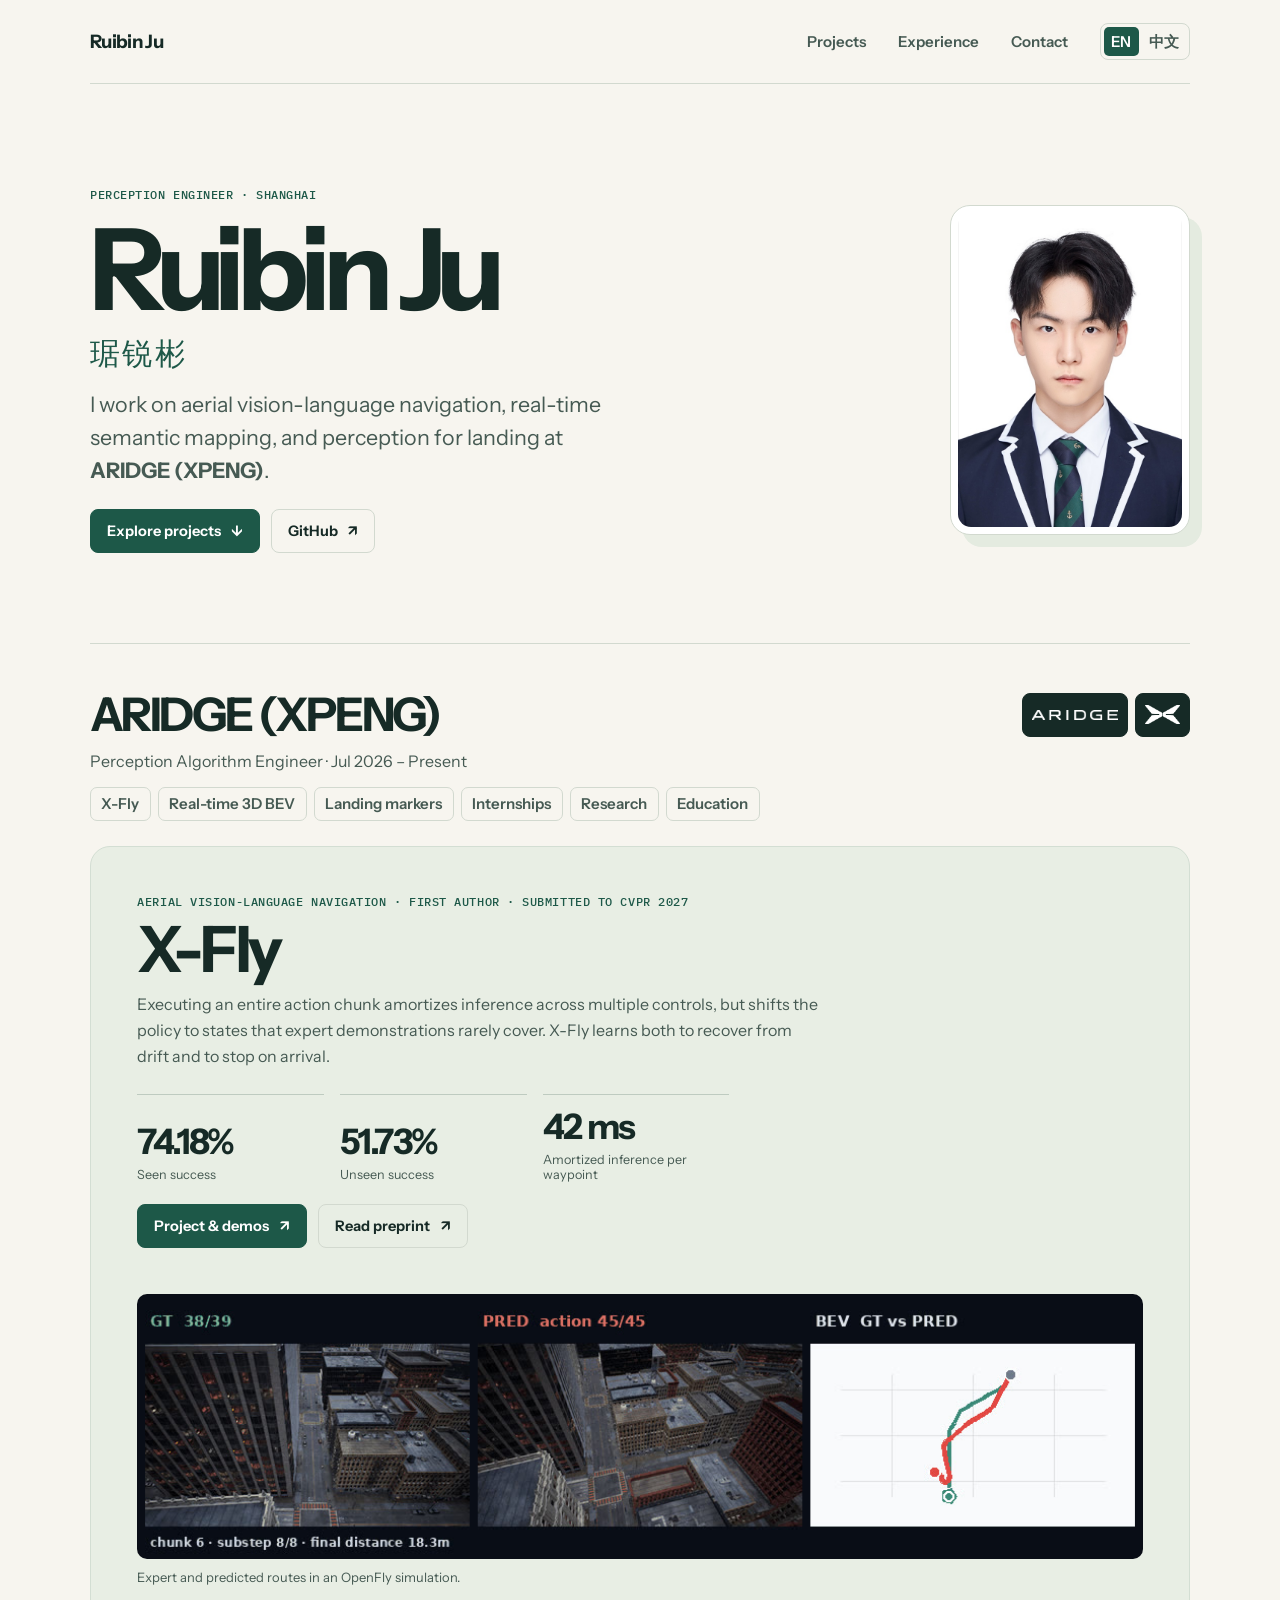
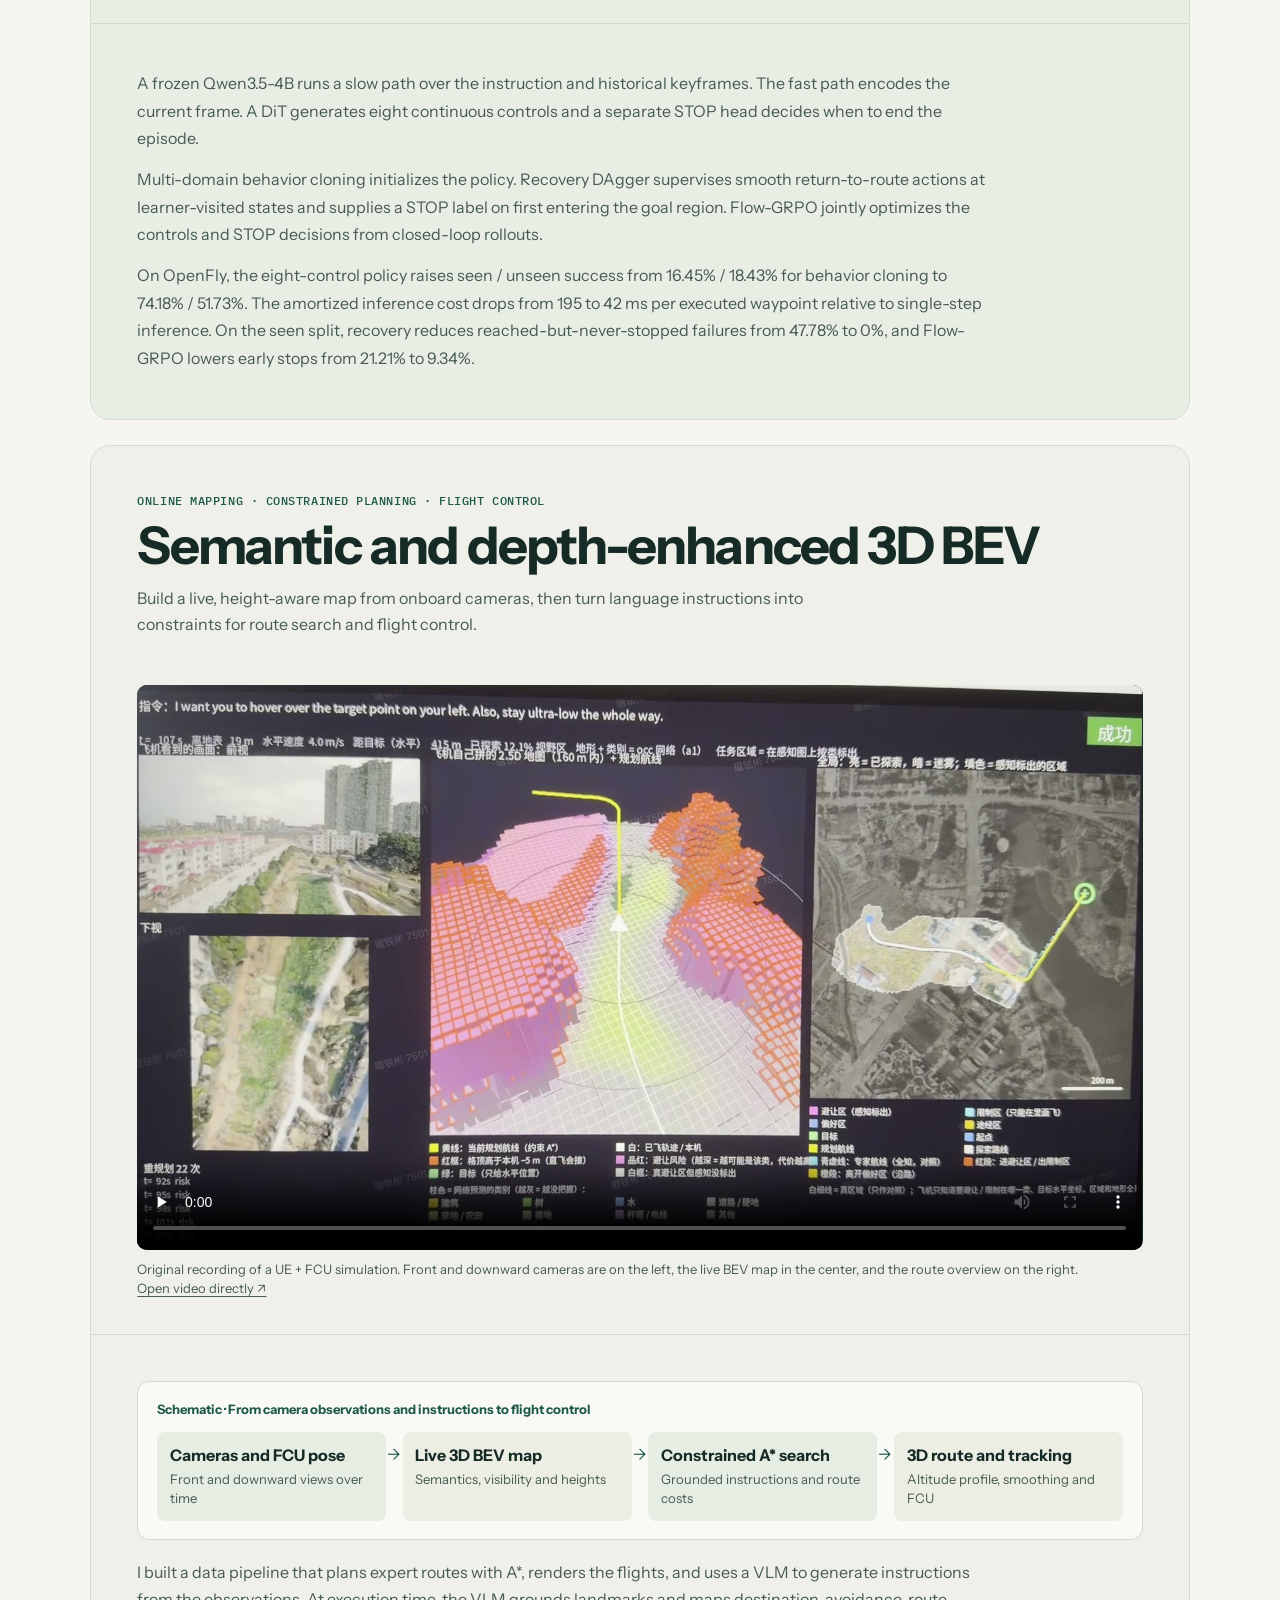
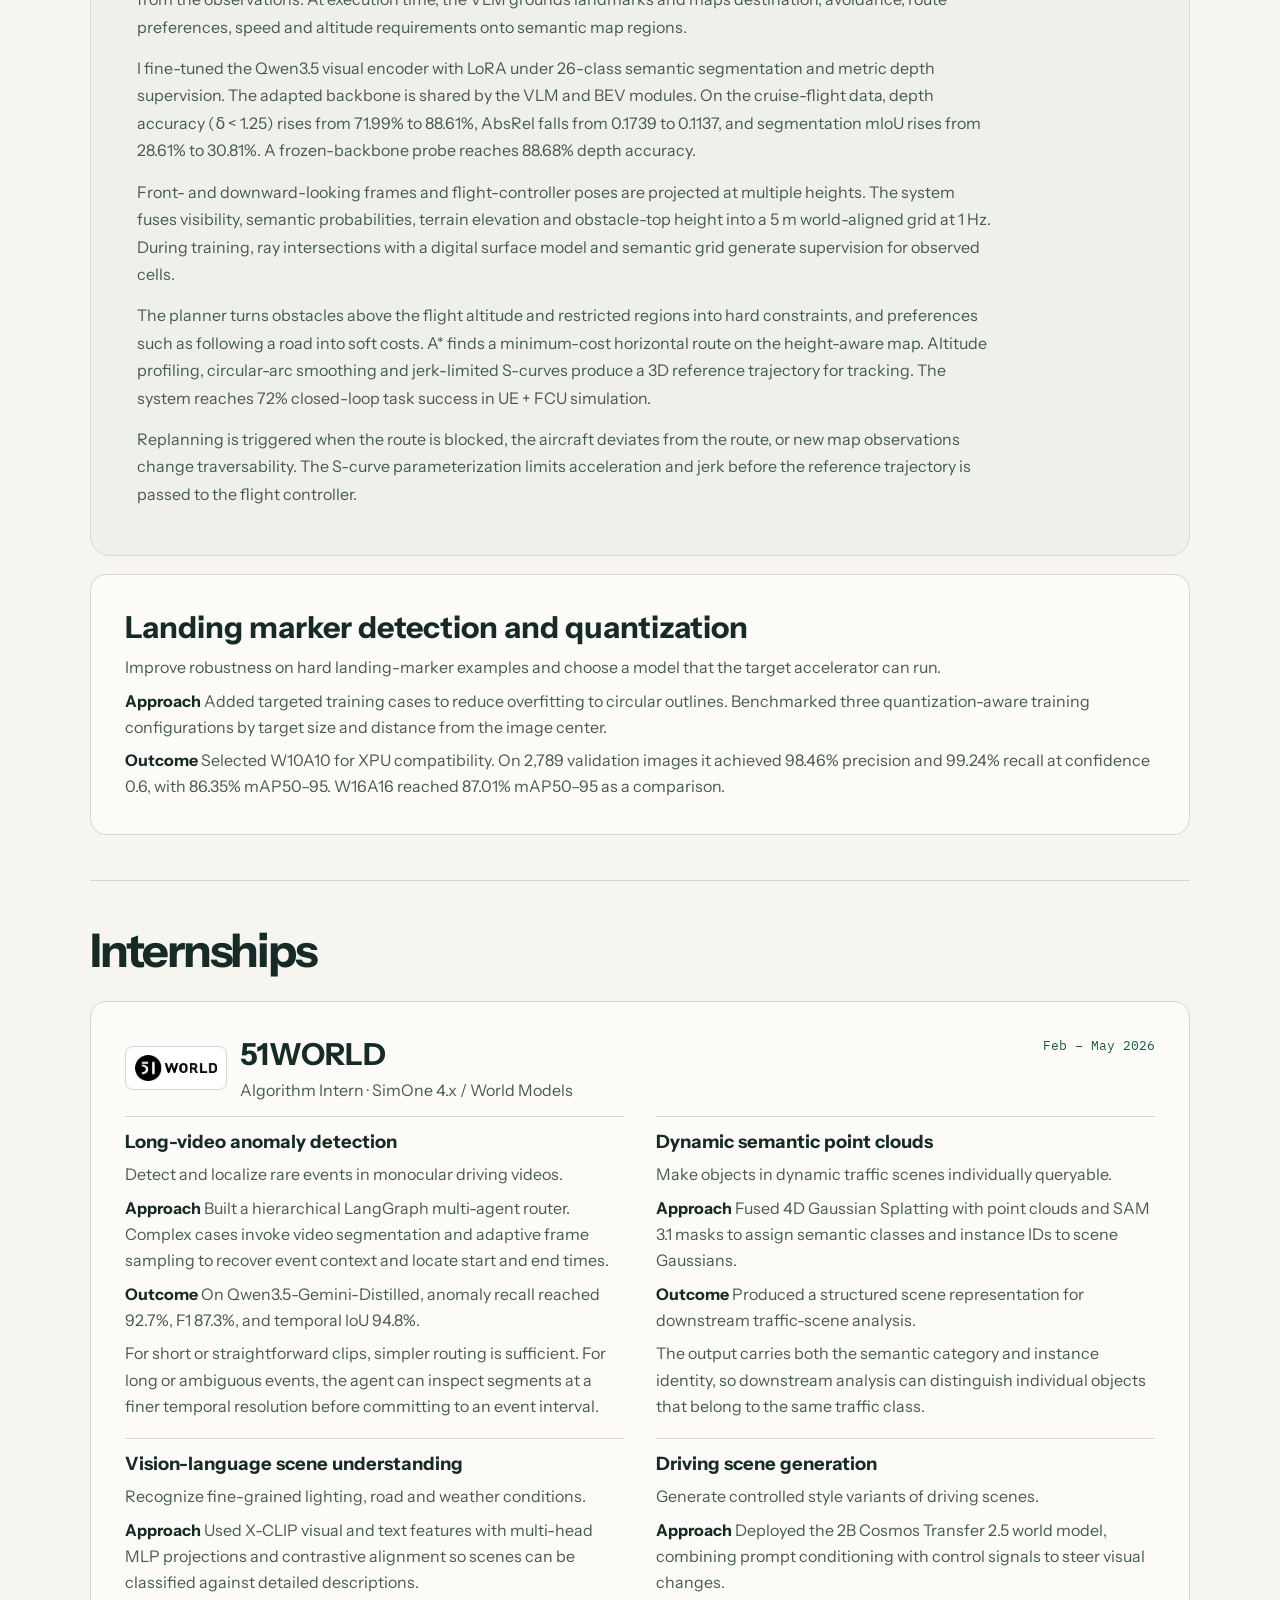
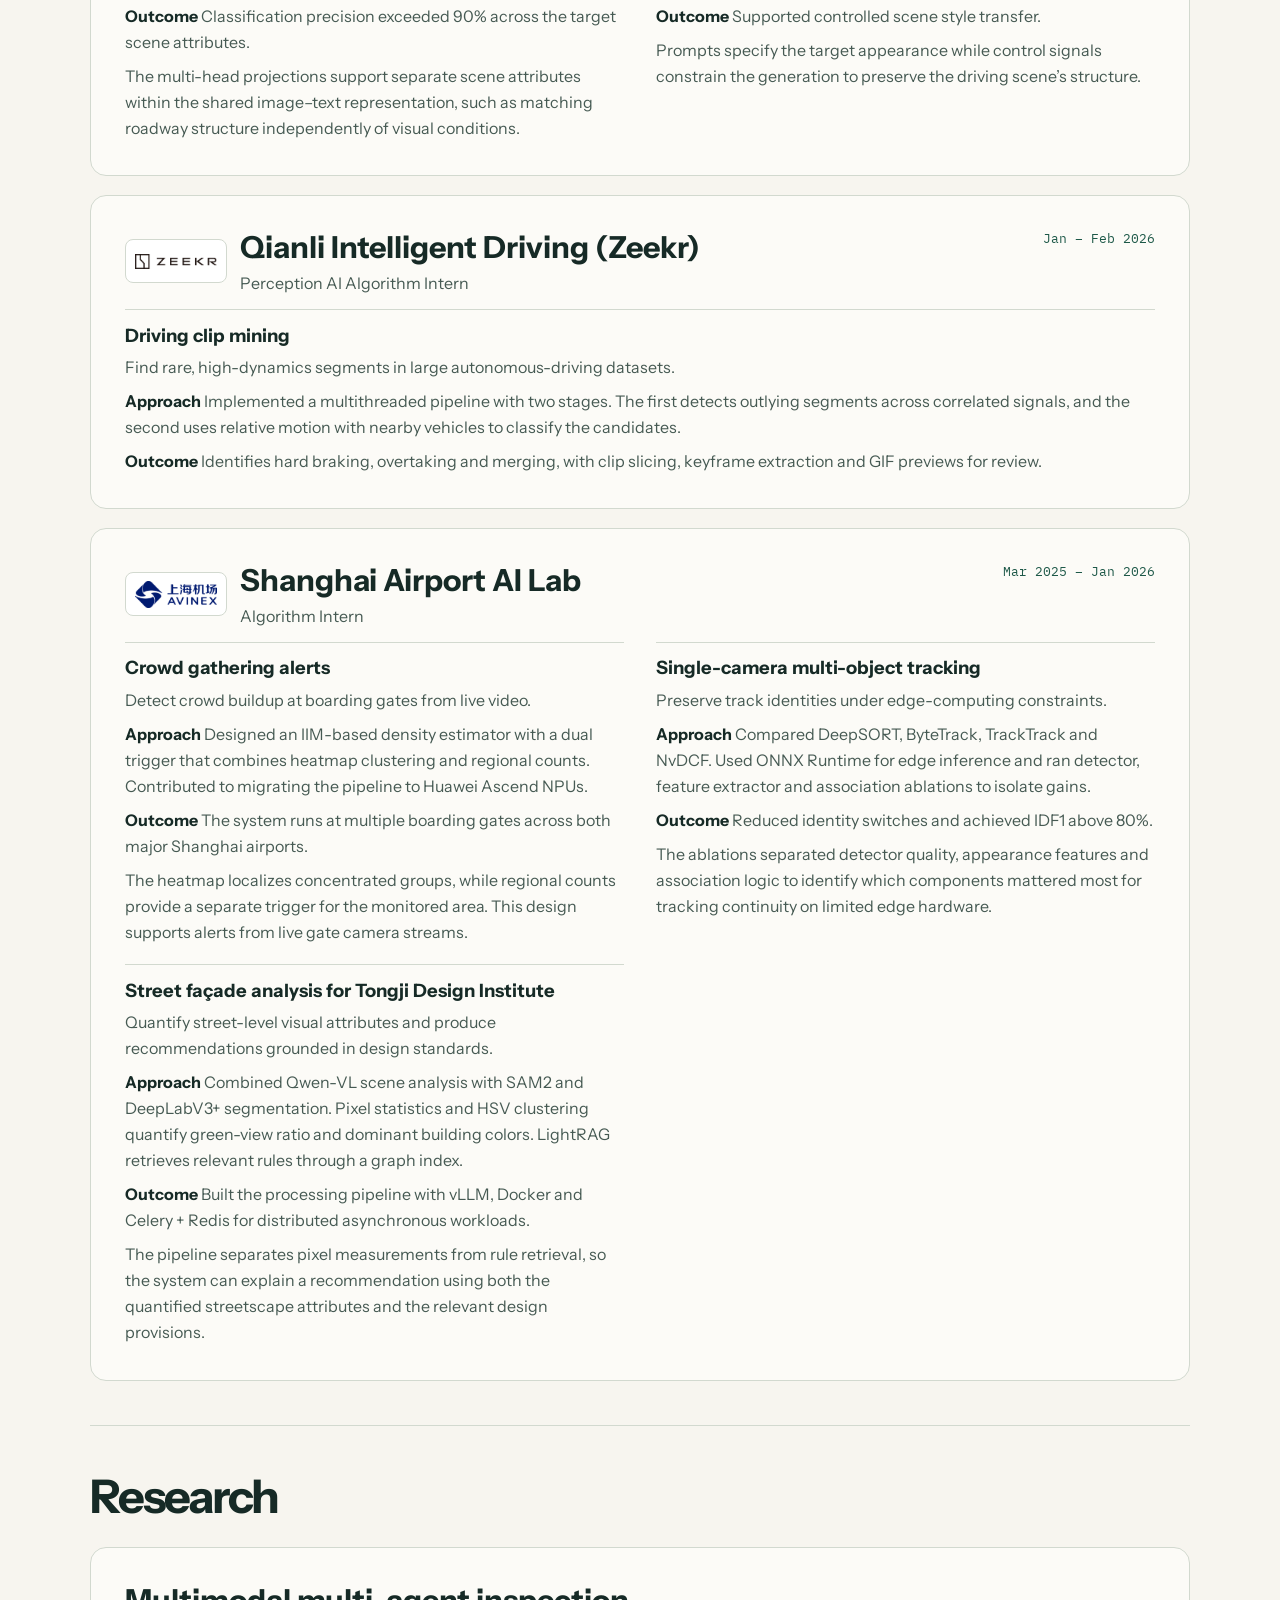
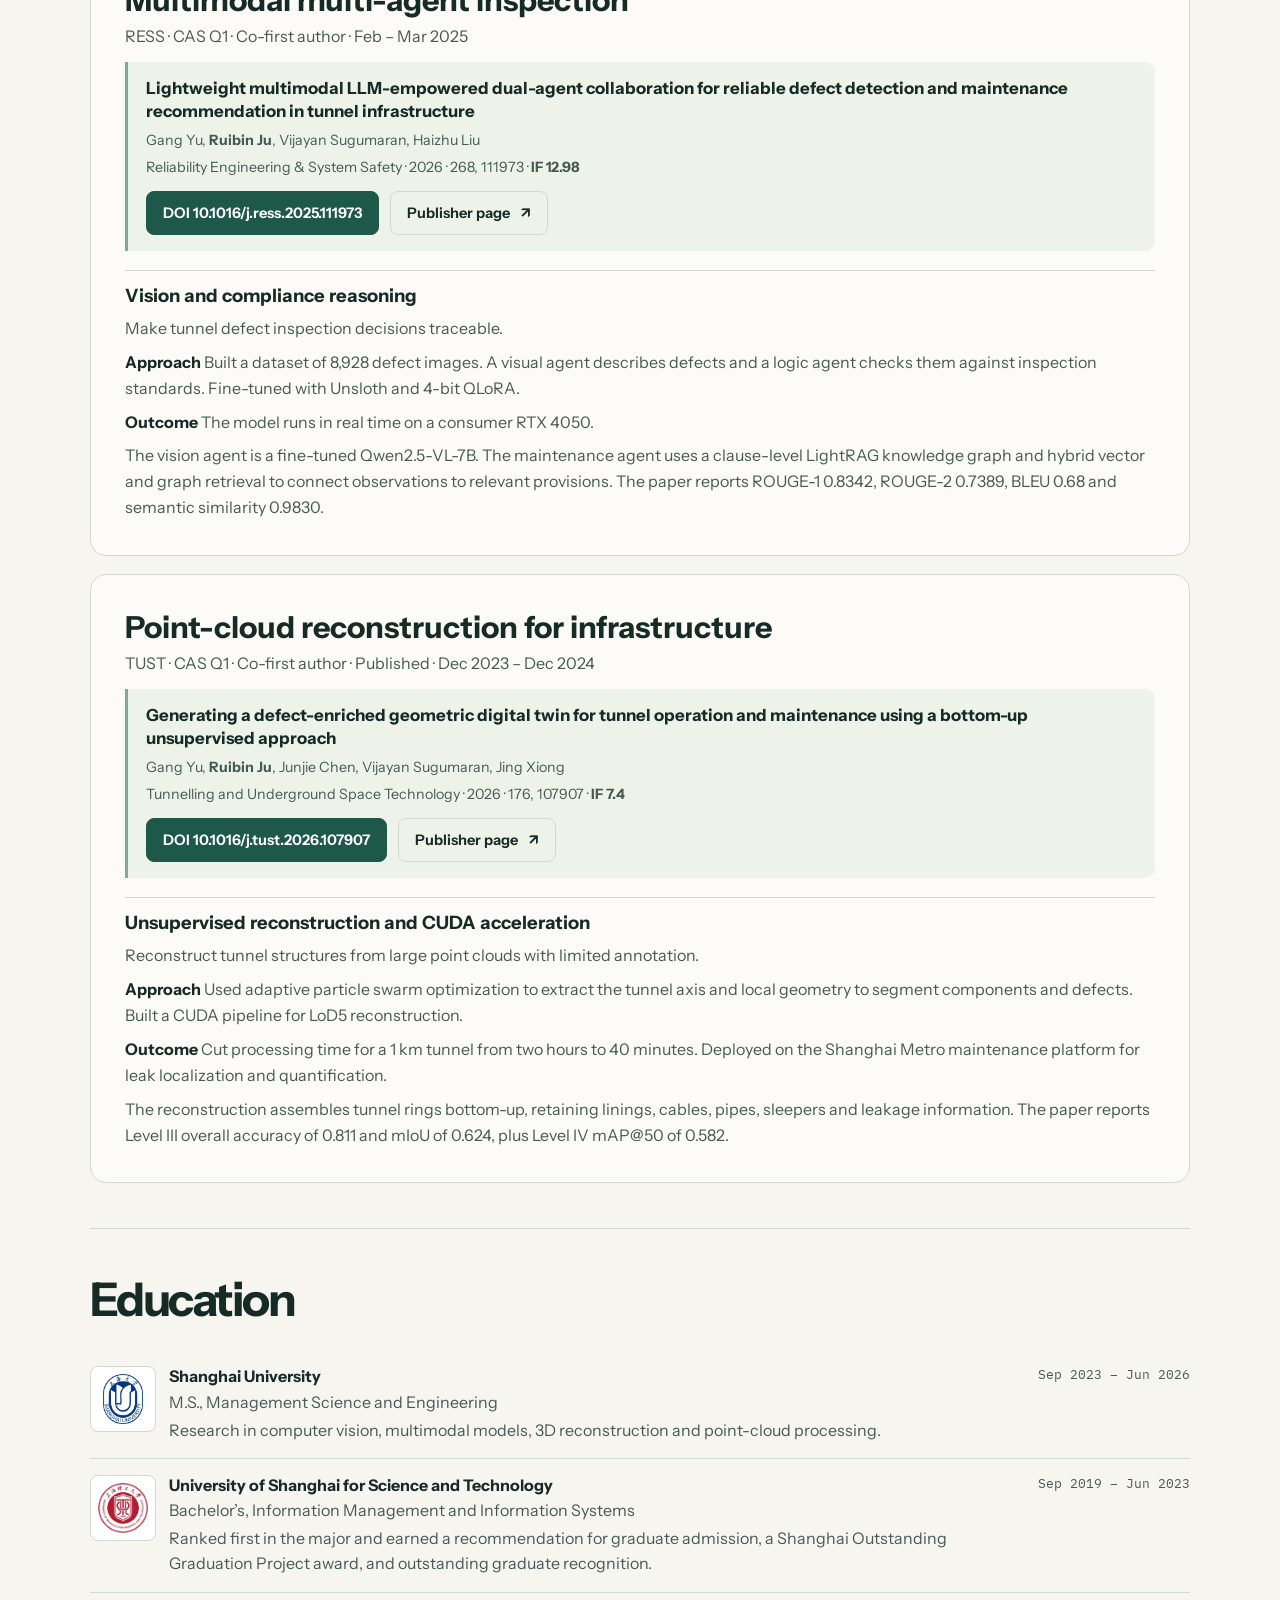
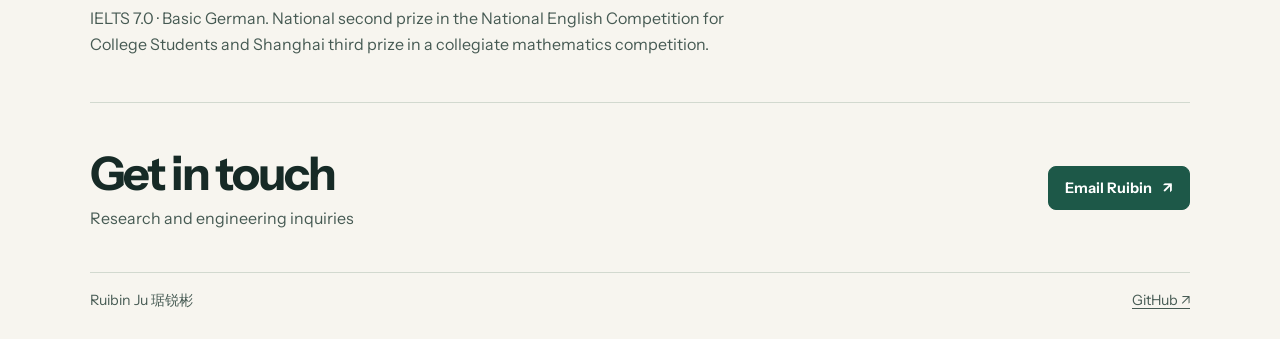
<file: index.html>
<!doctype html>
<html lang="en">
<head>
  <meta charset="utf-8">
  <meta name="viewport" content="width=device-width, initial-scale=1">
  <title>Ruibin Ju · Perception & Aerial Robotics</title>
  <meta name="description" content="Ruibin Ju is a perception algorithm engineer at ARIDGE, working on aerial vision-language navigation and real-time perception.">
  <meta property="og:title" content="Ruibin Ju · Perception & Aerial Robotics">
  <meta property="og:description" content="Projects in aerial navigation, semantic mapping, and perception engineering.">
  <link rel="canonical" href="https://juliusju572.github.io/">
  <link rel="alternate" hreflang="en" href="https://juliusju572.github.io/">
  <link rel="alternate" hreflang="zh-CN" href="https://juliusju572.github.io/zh/">
  <link rel="alternate" hreflang="x-default" href="https://juliusju572.github.io/">
  <link rel="icon" href="assets/ruibin-ju.jpg" type="image/jpeg">
  <link rel="preconnect" href="https://fonts.googleapis.com">
  <link rel="preconnect" href="https://fonts.gstatic.com" crossorigin>
  <link href="https://fonts.googleapis.com/css2?family=Instrument+Sans:wght@400;500;600;700&family=IBM+Plex+Mono:wght@400;500&display=swap" rel="stylesheet">
  <link rel="stylesheet" href="style.css">
</head>
<body>
  <a class="skip" href="#main">Skip to content</a>
  <header class="site-header shell">
    <a class="wordmark" href="./">Ruibin Ju</a>
    <div class="header-controls">
      <nav class="main-nav" aria-label="Main navigation">
        <a href="#work">Projects</a>
        <a href="#experience">Experience</a>
        <a href="#contact">Contact</a>
      </nav>
      <nav class="language-nav" aria-label="Language">
        <a href="./" lang="en" aria-current="page">EN</a>
        <a href="zh/" lang="zh-CN" hreflang="zh-CN">中文</a>
      </nav>
    </div>
  </header>
  <main id="main" class="shell">
    <section class="intro" aria-labelledby="name">
      <div>
        <p class="eyebrow">Perception engineer · Shanghai</p>
        <h1 id="name">Ruibin Ju <span lang="zh-CN">琚锐彬</span></h1>
        <p class="intro-text">I work on aerial vision-language navigation, real-time semantic mapping, and perception for landing at <strong>ARIDGE (XPENG)</strong>.</p>
        <div class="links">
          <a class="button primary" href="#work">Explore projects <span aria-hidden="true">↓</span></a>
          <a class="button" href="https://github.com/JuliusJu572">GitHub <span aria-hidden="true">↗</span></a>
        </div>
      </div>
      <figure class="portrait">
        <img src="assets/ruibin-ju.jpg" width="600" height="840" alt="Portrait of Ruibin Ju" fetchpriority="high">
      </figure>
    </section>


    <section id="work" class="section" aria-labelledby="work-title">
      <div class="section-heading"><div class="brand-line"><h2 id="work-title">ARIDGE (XPENG)</h2><div class="brand-set"><span class="organization-logo dark aridge"><img src="assets/logos/aridge.png" alt="ARIDGE" width="120" height="48" loading="lazy"></span><span class="organization-logo dark xpeng"><img src="assets/logos/xpeng.png" alt="XPENG" width="120" height="48" loading="lazy"></span></div></div><p>Perception Algorithm Engineer · Jul 2026 – Present</p></div>
      <nav class="project-index" aria-label="Project index"><a href="#xfly">X-Fly</a><a href="#bev">Real-time 3D BEV</a><a href="#landing">Landing markers</a><a href="#internships">Internships</a><a href="#research">Research</a><a href="#education">Education</a></nav>
      <article id="xfly" class="featured">
        <div class="featured-content">
          <p class="eyebrow">Aerial vision-language navigation · First author · Submitted to CVPR 2027</p><h3>X-Fly</h3><p>Executing an entire action chunk amortizes inference across multiple controls, but shifts the policy to states that expert demonstrations rarely cover. X-Fly learns both to recover from drift and to stop on arrival.</p>
          <dl class="metrics"><div><dt>Seen success</dt><dd>74.18%</dd></div><div><dt>Unseen success</dt><dd>51.73%</dd></div><div><dt>Amortized inference per waypoint</dt><dd>42 ms</dd></div></dl>
          <div class="links">
            <a class="button primary" href="https://juliusju572.github.io/x-fly/">Project &amp; demos <span aria-hidden="true">↗</span></a>
            <a class="button" href="https://arxiv.org/abs/2610.21450v2">Read preprint <span aria-hidden="true">↗</span></a>
          </div>
        </div>
        <figure class="rollout">
          <img src="assets/x-fly-skyline.jpg" width="992" height="261" alt="Expert and predicted camera views and bird’s-eye-view paths from an X-Fly simulation" loading="lazy">
          <figcaption>Expert and predicted routes in an OpenFly simulation.</figcaption>
        </figure>
        <div class="project-body"><p>A frozen Qwen3.5-4B runs a slow path over the instruction and historical keyframes. The fast path encodes the current frame. A DiT generates eight continuous controls and a separate STOP head decides when to end the episode.</p>
          <p>Multi-domain behavior cloning initializes the policy. Recovery DAgger supervises smooth return-to-route actions at learner-visited states and supplies a STOP label on first entering the goal region. Flow-GRPO jointly optimizes the controls and STOP decisions from closed-loop rollouts.</p>
          <p>On OpenFly, the eight-control policy raises seen / unseen success from 16.45% / 18.43% for behavior cloning to 74.18% / 51.73%. The amortized inference cost drops from 195 to 42 ms per executed waypoint relative to single-step inference. On the seen split, recovery reduces reached-but-never-stopped failures from 47.78% to 0%, and Flow-GRPO lowers early stops from 21.21% to 9.34%.</p></div>
      </article>
      <article id="bev" class="featured featured-bev">
        <div class="featured-content">
          <p class="eyebrow">Online mapping · Constrained planning · Flight control</p><h3>Semantic and depth-enhanced 3D BEV</h3><p>Build a live, height-aware map from onboard cameras, then turn language instructions into constraints for route search and flight control.</p>
        </div>
        <figure class="rollout demo">
          <video controls playsinline preload="none" poster="assets/bev-demo-poster.jpg" width="1600" height="900" aria-label="Play the BEV simulation video">
            <source src="assets/bev-demo.mp4" type="video/mp4">
            <a href="assets/bev-demo.mp4">Open video directly</a>
          </video>
          <figcaption>Original recording of a UE + FCU simulation. Front and downward cameras are on the left, the live BEV map in the center, and the route overview on the right. <a href="assets/bev-demo.mp4">Open video directly ↗</a></figcaption>
        </figure>
        <div class="project-body"><figure class="pipeline"><figcaption>Schematic · From camera observations and instructions to flight control</figcaption><ol><li><strong>Cameras and FCU pose</strong><span>Front and downward views over time</span></li>
          <li><strong>Live 3D BEV map</strong><span>Semantics, visibility and heights</span></li>
          <li><strong>Constrained A* search</strong><span>Grounded instructions and route costs</span></li>
          <li><strong>3D route and tracking</strong><span>Altitude profile, smoothing and FCU</span></li></ol></figure><p>I built a data pipeline that plans expert routes with A*, renders the flights, and uses a VLM to generate instructions from the observations. At execution time, the VLM grounds landmarks and maps destination, avoidance, route preferences, speed and altitude requirements onto semantic map regions.</p>
          <p>I fine-tuned the Qwen3.5 visual encoder with LoRA under 26-class semantic segmentation and metric depth supervision. The adapted backbone is shared by the VLM and BEV modules. On the cruise-flight data, depth accuracy (δ &lt; 1.25) rises from 71.99% to 88.61%, AbsRel falls from 0.1739 to 0.1137, and segmentation mIoU rises from 28.61% to 30.81%. A frozen-backbone probe reaches 88.68% depth accuracy.</p>
          <p>Front- and downward-looking frames and flight-controller poses are projected at multiple heights. The system fuses visibility, semantic probabilities, terrain elevation and obstacle-top height into a 5 m world-aligned grid at 1 Hz. During training, ray intersections with a digital surface model and semantic grid generate supervision for observed cells.</p>
          <p>The planner turns obstacles above the flight altitude and restricted regions into hard constraints, and preferences such as following a road into soft costs. A* finds a minimum-cost horizontal route on the height-aware map. Altitude profiling, circular-arc smoothing and jerk-limited S-curves produce a 3D reference trajectory for tracking. The system reaches 72% closed-loop task success in UE + FCU simulation.</p><p>Replanning is triggered when the route is blocked, the aircraft deviates from the route, or new map observations change traversability. The S-curve parameterization limits acceleration and jerk before the reference trajectory is passed to the flight controller.</p></div>
      </article>
      <div id="landing" class="experience-group standalone"><article class="case-study"><h3>Landing marker detection and quantization</h3><p>Improve robustness on hard landing-marker examples and choose a model that the target accelerator can run.</p>
          <p><strong>Approach</strong> Added targeted training cases to reduce overfitting to circular outlines. Benchmarked three quantization-aware training configurations by target size and distance from the image center.</p>
          <p><strong>Outcome</strong> Selected W10A10 for XPU compatibility. On 2,789 validation images it achieved 98.46% precision and 99.24% recall at confidence 0.6, with 86.35% mAP50–95. W16A16 reached 87.01% mAP50–95 as a comparison.</p></article></div>
    </section>

    <section id="experience" class="section history" aria-labelledby="experience-title">
      <h2 id="experience-title">Internships</h2>
      <div id="internships" class="experience-list"><article class="experience-group"><header><div class="organization-heading"><span class="organization-logo "><img src="assets/logos/51world.png" alt="51WORLD" width="120" height="48" loading="lazy"></span><div><h3>51WORLD</h3><p>Algorithm Intern · SimOne 4.x / World Models</p></div></div><span class="date">Feb – May 2026</span></header><div class="case-grid"><article class="case-study"><h4>Long-video anomaly detection</h4>
          <p>Detect and localize rare events in monocular driving videos.</p>
          <p><strong>Approach</strong> Built a hierarchical LangGraph multi-agent router. Complex cases invoke video segmentation and adaptive frame sampling to recover event context and locate start and end times.</p>
          <p><strong>Outcome</strong> On Qwen3.5-Gemini-Distilled, anomaly recall reached 92.7%, F1 87.3%, and temporal IoU 94.8%.</p>
          <p>For short or straightforward clips, simpler routing is sufficient. For long or ambiguous events, the agent can inspect segments at a finer temporal resolution before committing to an event interval.</p></article>
<article class="case-study"><h4>Dynamic semantic point clouds</h4>
          <p>Make objects in dynamic traffic scenes individually queryable.</p>
          <p><strong>Approach</strong> Fused 4D Gaussian Splatting with point clouds and SAM 3.1 masks to assign semantic classes and instance IDs to scene Gaussians.</p>
          <p><strong>Outcome</strong> Produced a structured scene representation for downstream traffic-scene analysis.</p>
          <p>The output carries both the semantic category and instance identity, so downstream analysis can distinguish individual objects that belong to the same traffic class.</p></article>
<article class="case-study"><h4>Vision-language scene understanding</h4>
          <p>Recognize fine-grained lighting, road and weather conditions.</p>
          <p><strong>Approach</strong> Used X-CLIP visual and text features with multi-head MLP projections and contrastive alignment so scenes can be classified against detailed descriptions.</p>
          <p><strong>Outcome</strong> Classification precision exceeded 90% across the target scene attributes.</p>
          <p>The multi-head projections support separate scene attributes within the shared image–text representation, such as matching roadway structure independently of visual conditions.</p></article>
<article class="case-study"><h4>Driving scene generation</h4>
          <p>Generate controlled style variants of driving scenes.</p>
          <p><strong>Approach</strong> Deployed the 2B Cosmos Transfer 2.5 world model, combining prompt conditioning with control signals to steer visual changes.</p>
          <p><strong>Outcome</strong> Supported controlled scene style transfer.</p>
          <p>Prompts specify the target appearance while control signals constrain the generation to preserve the driving scene’s structure.</p></article></div></article>
<article class="experience-group"><header><div class="organization-heading"><span class="organization-logo "><img src="assets/logos/zeekr.png" alt="Zeekr" width="120" height="48" loading="lazy"></span><div><h3>Qianli Intelligent Driving (Zeekr)</h3><p>Perception AI Algorithm Intern</p></div></div><span class="date">Jan – Feb 2026</span></header><div class="case-grid case-grid-single"><article class="case-study"><h4>Driving clip mining</h4>
          <p>Find rare, high-dynamics segments in large autonomous-driving datasets.</p>
          <p><strong>Approach</strong> Implemented a multithreaded pipeline with two stages. The first detects outlying segments across correlated signals, and the second uses relative motion with nearby vehicles to classify the candidates.</p>
          <p><strong>Outcome</strong> Identifies hard braking, overtaking and merging, with clip slicing, keyframe extraction and GIF previews for review.</p></article></div></article>
<article class="experience-group"><header><div class="organization-heading"><span class="organization-logo "><img src="assets/logos/shanghai-airport.png" alt="Shanghai Airport AVINEX" width="120" height="48" loading="lazy"></span><div><h3>Shanghai Airport AI Lab</h3><p>Algorithm Intern</p></div></div><span class="date">Mar 2025 – Jan 2026</span></header><div class="case-grid"><article class="case-study"><h4>Crowd gathering alerts</h4>
          <p>Detect crowd buildup at boarding gates from live video.</p>
          <p><strong>Approach</strong> Designed an IIM-based density estimator with a dual trigger that combines heatmap clustering and regional counts. Contributed to migrating the pipeline to Huawei Ascend NPUs.</p>
          <p><strong>Outcome</strong> The system runs at multiple boarding gates across both major Shanghai airports.</p>
          <p>The heatmap localizes concentrated groups, while regional counts provide a separate trigger for the monitored area. This design supports alerts from live gate camera streams.</p></article>
<article class="case-study"><h4>Single-camera multi-object tracking</h4>
          <p>Preserve track identities under edge-computing constraints.</p>
          <p><strong>Approach</strong> Compared DeepSORT, ByteTrack, TrackTrack and NvDCF. Used ONNX Runtime for edge inference and ran detector, feature extractor and association ablations to isolate gains.</p>
          <p><strong>Outcome</strong> Reduced identity switches and achieved IDF1 above 80%.</p>
          <p>The ablations separated detector quality, appearance features and association logic to identify which components mattered most for tracking continuity on limited edge hardware.</p></article>
<article class="case-study"><h4>Street façade analysis for Tongji Design Institute</h4>
          <p>Quantify street-level visual attributes and produce recommendations grounded in design standards.</p>
          <p><strong>Approach</strong> Combined Qwen-VL scene analysis with SAM2 and DeepLabV3+ segmentation. Pixel statistics and HSV clustering quantify green-view ratio and dominant building colors. LightRAG retrieves relevant rules through a graph index.</p>
          <p><strong>Outcome</strong> Built the processing pipeline with vLLM, Docker and Celery + Redis for distributed asynchronous workloads.</p>
          <p>The pipeline separates pixel measurements from rule retrieval, so the system can explain a recommendation using both the quantified streetscape attributes and the relevant design provisions.</p></article></div></article>
</div>
    </section>
    <section id="research" class="section" aria-labelledby="research-title">
      <h2 id="research-title">Research</h2>
      <div class="experience-list"><article class="experience-group"><header><div><h3>Multimodal multi-agent inspection</h3><p>RESS · CAS Q1 · Co-first author · Feb – Mar 2025</p></div></header><div class="publication">
            <p class="publication-title">Lightweight multimodal LLM-empowered dual-agent collaboration for reliable defect detection and maintenance recommendation in tunnel infrastructure</p>
            <p class="publication-authors">Gang Yu, <strong>Ruibin Ju</strong>, Vijayan Sugumaran, Haizhu Liu</p>
            <p class="publication-meta">Reliability Engineering &amp; System Safety · 2026 · 268, 111973 · <strong>IF 12.98</strong></p>
            <div class="links"><a class="button primary" href="https://doi.org/10.1016/j.ress.2025.111973">DOI 10.1016/j.ress.2025.111973</a><a class="button" href="https://www.sciencedirect.com/science/article/pii/S0951832025011731">Publisher page <span aria-hidden="true">↗</span></a></div>
          </div><article class="case-study"><h4>Vision and compliance reasoning</h4>
          <p>Make tunnel defect inspection decisions traceable.</p>
          <p><strong>Approach</strong> Built a dataset of 8,928 defect images. A visual agent describes defects and a logic agent checks them against inspection standards. Fine-tuned with Unsloth and 4-bit QLoRA.</p>
          <p><strong>Outcome</strong> The model runs in real time on a consumer RTX 4050.</p>
          <p>The vision agent is a fine-tuned Qwen2.5-VL-7B. The maintenance agent uses a clause-level LightRAG knowledge graph and hybrid vector and graph retrieval to connect observations to relevant provisions. The paper reports ROUGE-1 0.8342, ROUGE-2 0.7389, BLEU 0.68 and semantic similarity 0.9830.</p></article></article>
<article class="experience-group"><header><div><h3>Point-cloud reconstruction for infrastructure</h3><p>TUST · CAS Q1 · Co-first author · Published · Dec 2023 – Dec 2024</p></div></header><div class="publication">
            <p class="publication-title">Generating a defect-enriched geometric digital twin for tunnel operation and maintenance using a bottom-up unsupervised approach</p>
            <p class="publication-authors">Gang Yu, <strong>Ruibin Ju</strong>, Junjie Chen, Vijayan Sugumaran, Jing Xiong</p>
            <p class="publication-meta">Tunnelling and Underground Space Technology · 2026 · 176, 107907 · <strong>IF 7.4</strong></p>
            <div class="links"><a class="button primary" href="https://doi.org/10.1016/j.tust.2026.107907">DOI 10.1016/j.tust.2026.107907</a><a class="button" href="https://www.sciencedirect.com/science/article/pii/S0886779826004657">Publisher page <span aria-hidden="true">↗</span></a></div>
          </div><article class="case-study"><h4>Unsupervised reconstruction and CUDA acceleration</h4>
          <p>Reconstruct tunnel structures from large point clouds with limited annotation.</p>
          <p><strong>Approach</strong> Used adaptive particle swarm optimization to extract the tunnel axis and local geometry to segment components and defects. Built a CUDA pipeline for LoD5 reconstruction.</p>
          <p><strong>Outcome</strong> Cut processing time for a 1 km tunnel from two hours to 40 minutes. Deployed on the Shanghai Metro maintenance platform for leak localization and quantification.</p>
          <p>The reconstruction assembles tunnel rings bottom-up, retaining linings, cables, pipes, sleepers and leakage information. The paper reports Level III overall accuracy of 0.811 and mIoU of 0.624, plus Level IV mAP@50 of 0.582.</p></article></article>
</div>
    </section>
    <section id="education" class="section history" aria-labelledby="education-title">
      <h2 id="education-title">Education</h2>
      <ul class="timeline"><li><div class="education-heading"><span class="organization-logo school"><img src="assets/logos/shanghai-university.png" alt="Shanghai University" width="120" height="48" loading="lazy"></span><div><strong>Shanghai University</strong><span>M.S., Management Science and Engineering</span><p>Research in computer vision, multimodal models, 3D reconstruction and point-cloud processing.</p></div></div><span class="date">Sep 2023 – Jun 2026</span></li>
          <li><div class="education-heading"><span class="organization-logo school"><img src="assets/logos/usst.png" alt="University of Shanghai for Science and Technology" width="120" height="48" loading="lazy"></span><div><strong>University of Shanghai for Science and Technology</strong><span>Bachelor’s, Information Management and Information Systems</span><p>Ranked first in the major and earned a recommendation for graduate admission, a Shanghai Outstanding Graduation Project award, and outstanding graduate recognition.</p></div></div><span class="date">Sep 2019 – Jun 2023</span></li></ul>
      <p class="prior">IELTS 7.0 · Basic German. National second prize in the National English Competition for College Students and Shanghai third prize in a collegiate mathematics competition.</p>
    </section>

    <section id="contact" class="section contact" aria-labelledby="contact-title">
      <div><h2 id="contact-title">Get in touch</h2><p>Research and engineering inquiries</p></div>
      <a class="button primary" href="mailto:jrb572572@163.com">Email Ruibin <span aria-hidden="true">↗</span></a>
    </section>
  </main>
  <footer class="shell footer"><span>Ruibin Ju <span lang="zh-CN">琚锐彬</span></span><a href="https://github.com/JuliusJu572">GitHub <span aria-hidden="true">↗</span></a></footer>
</body>
</html>
</file>
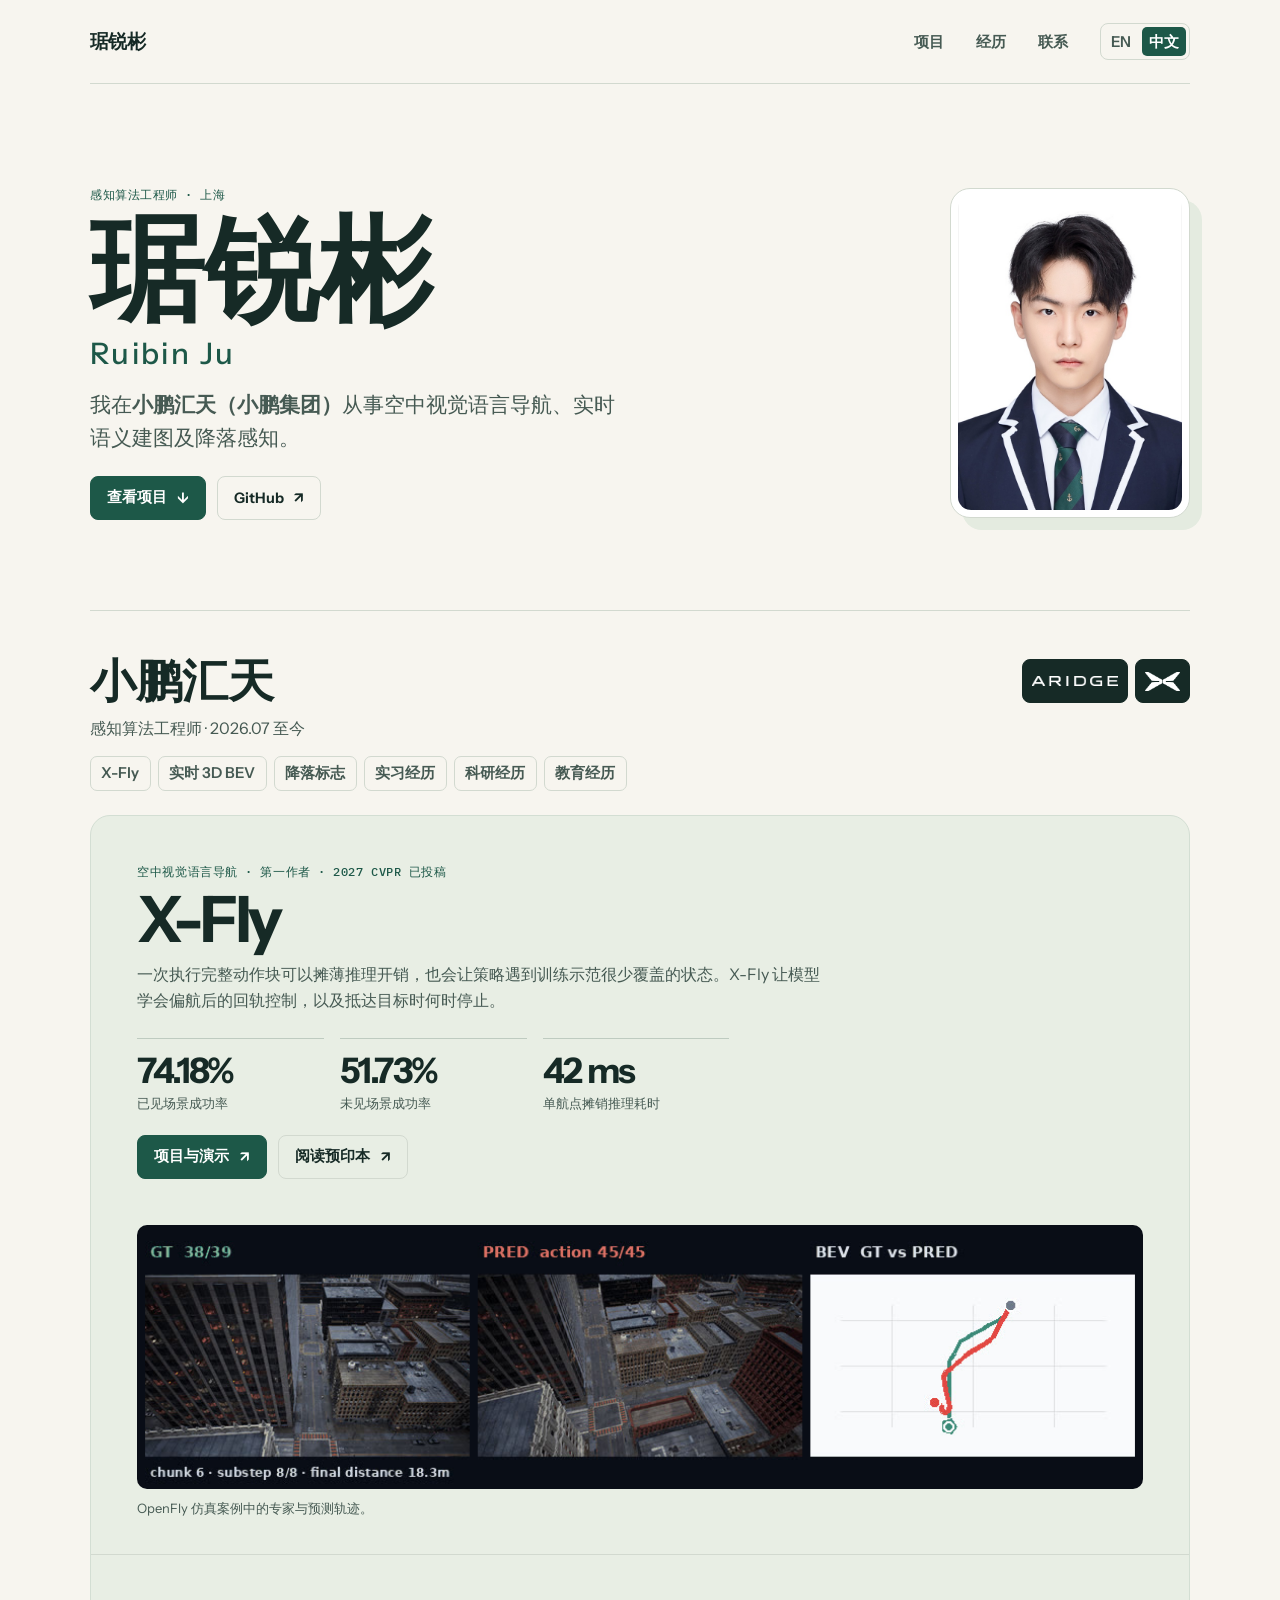
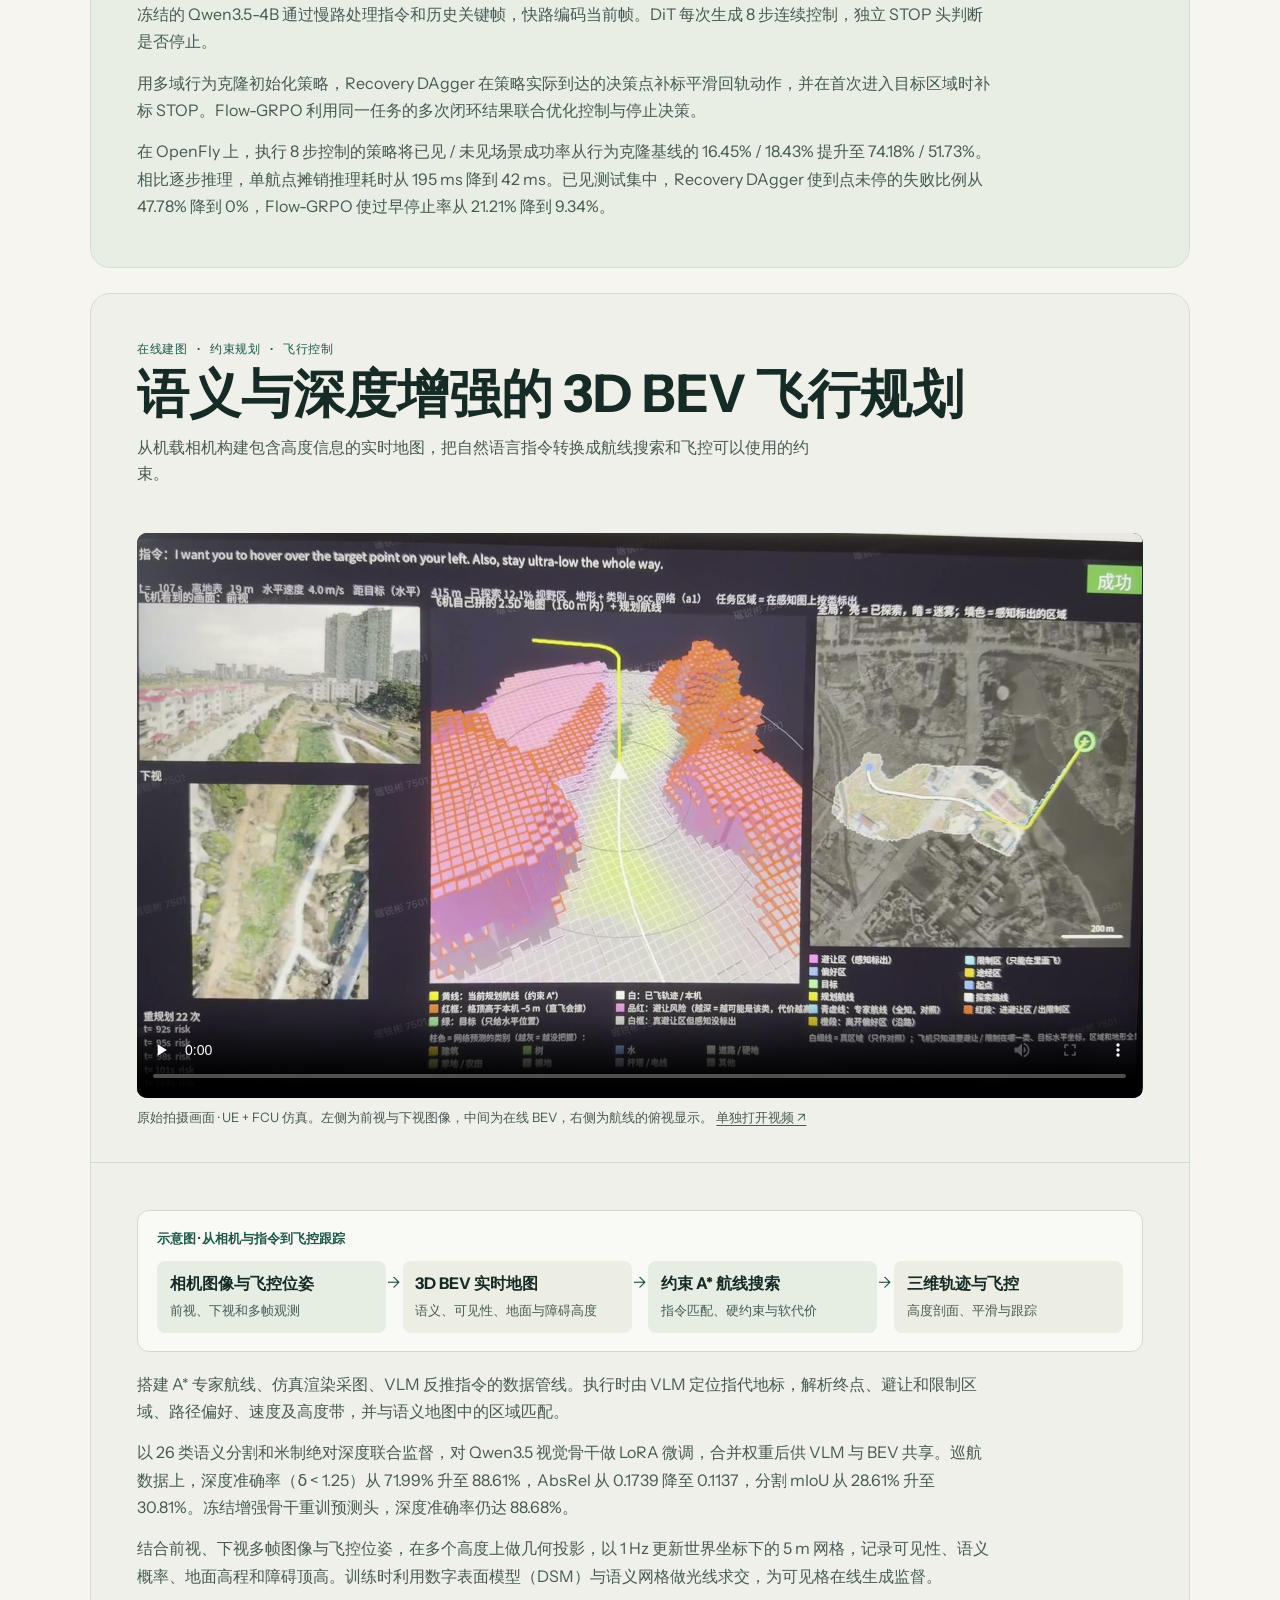
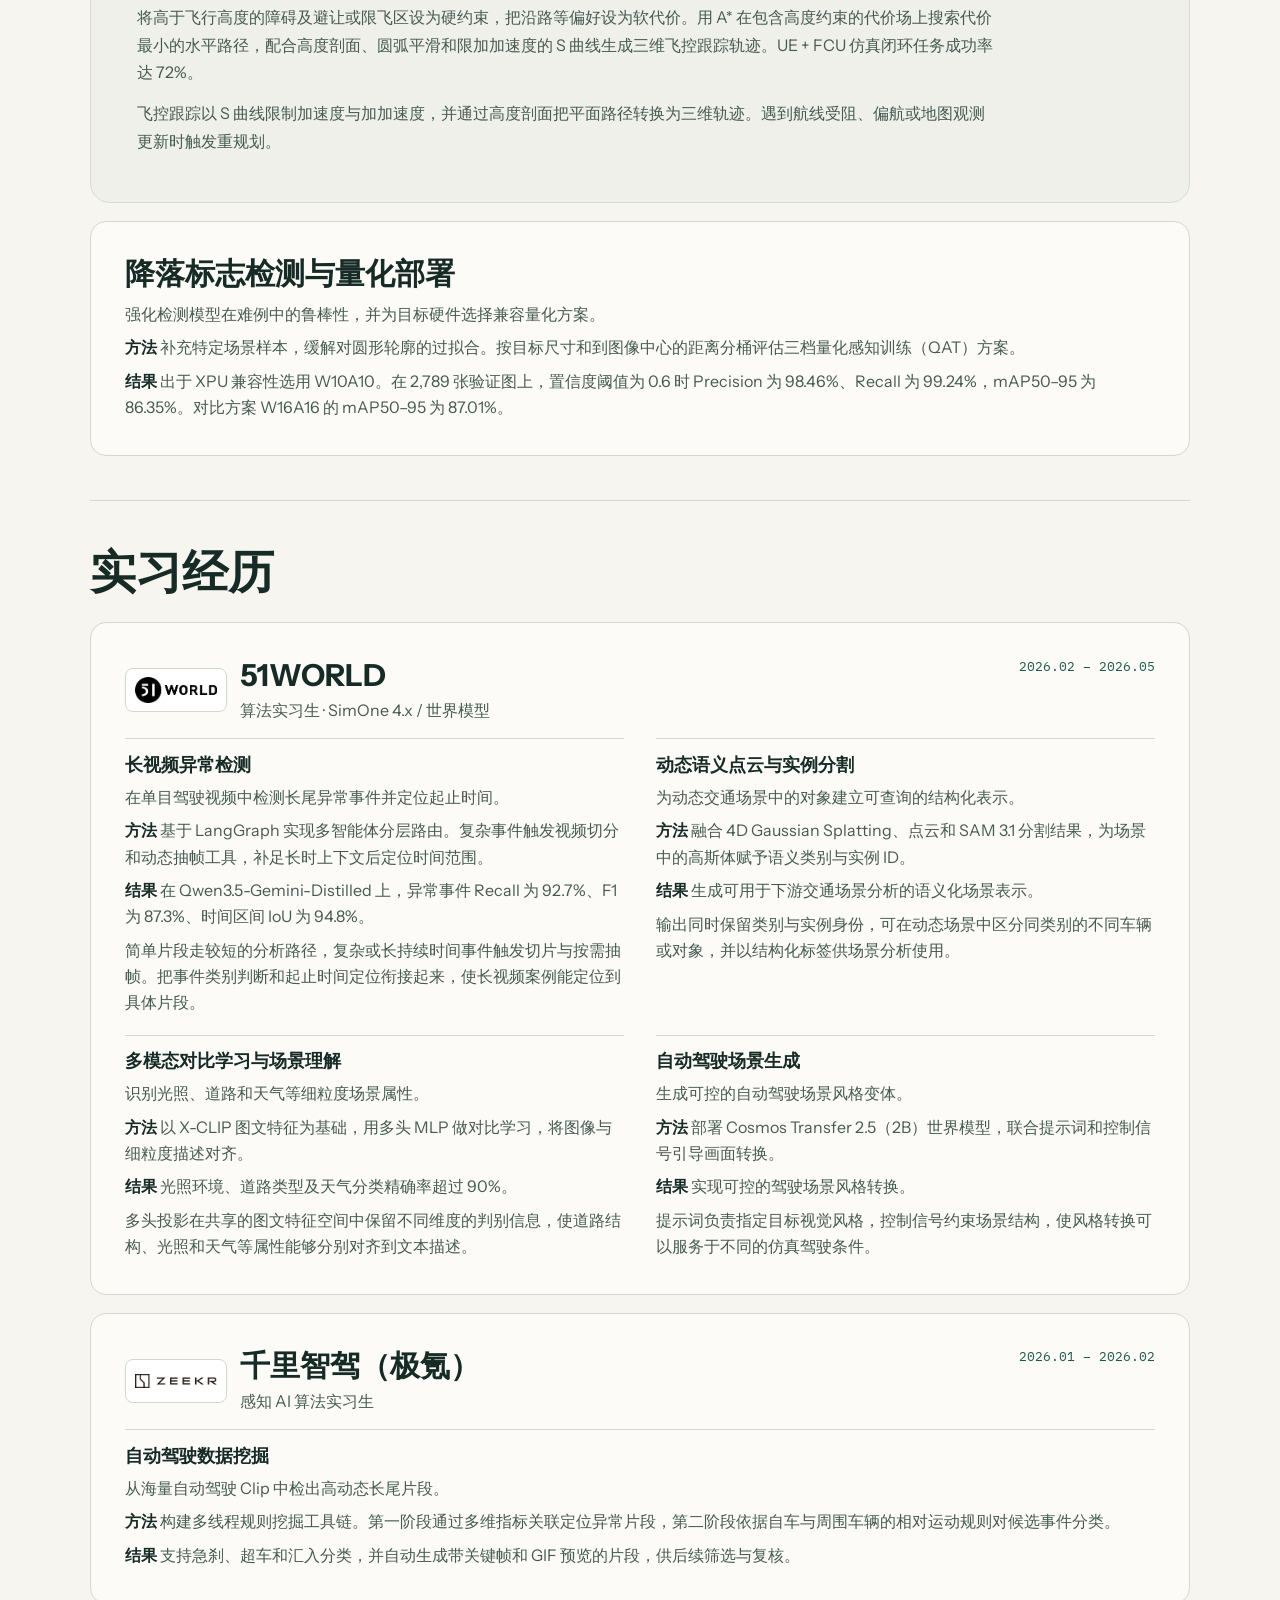
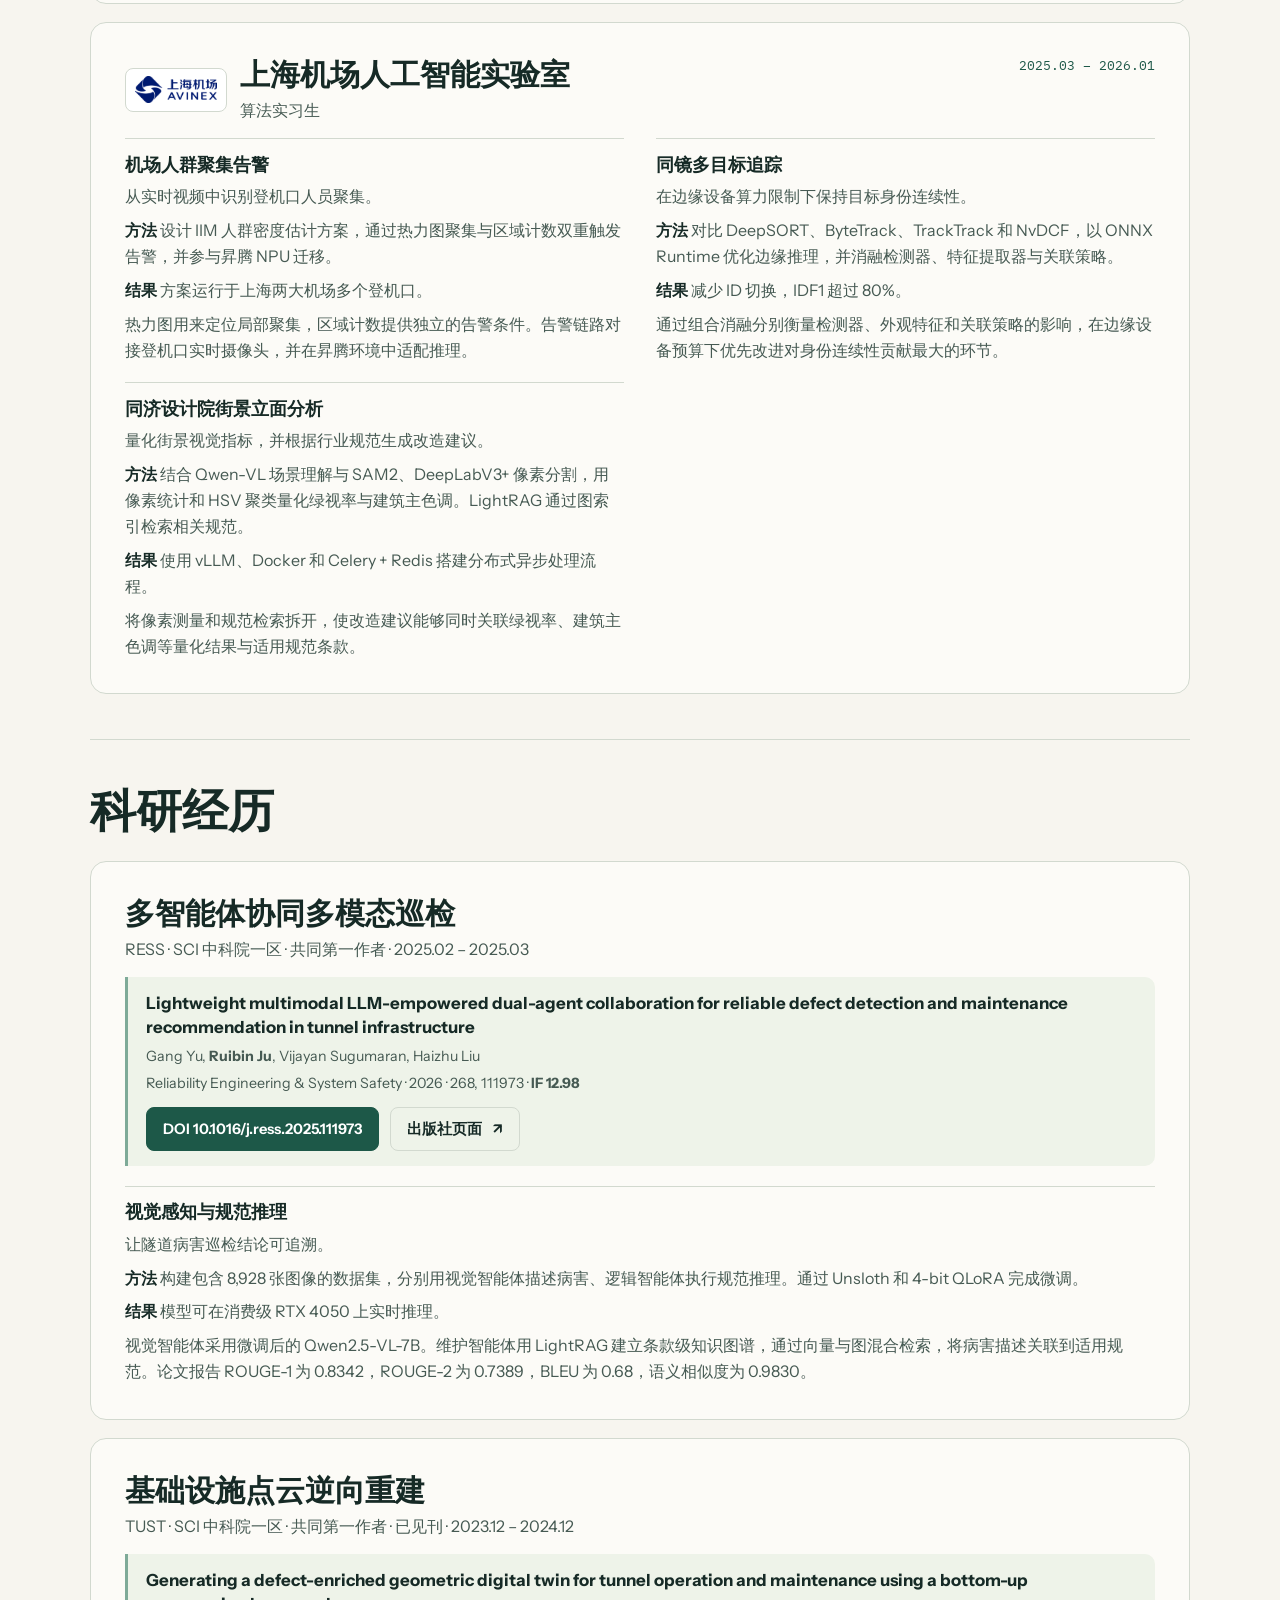
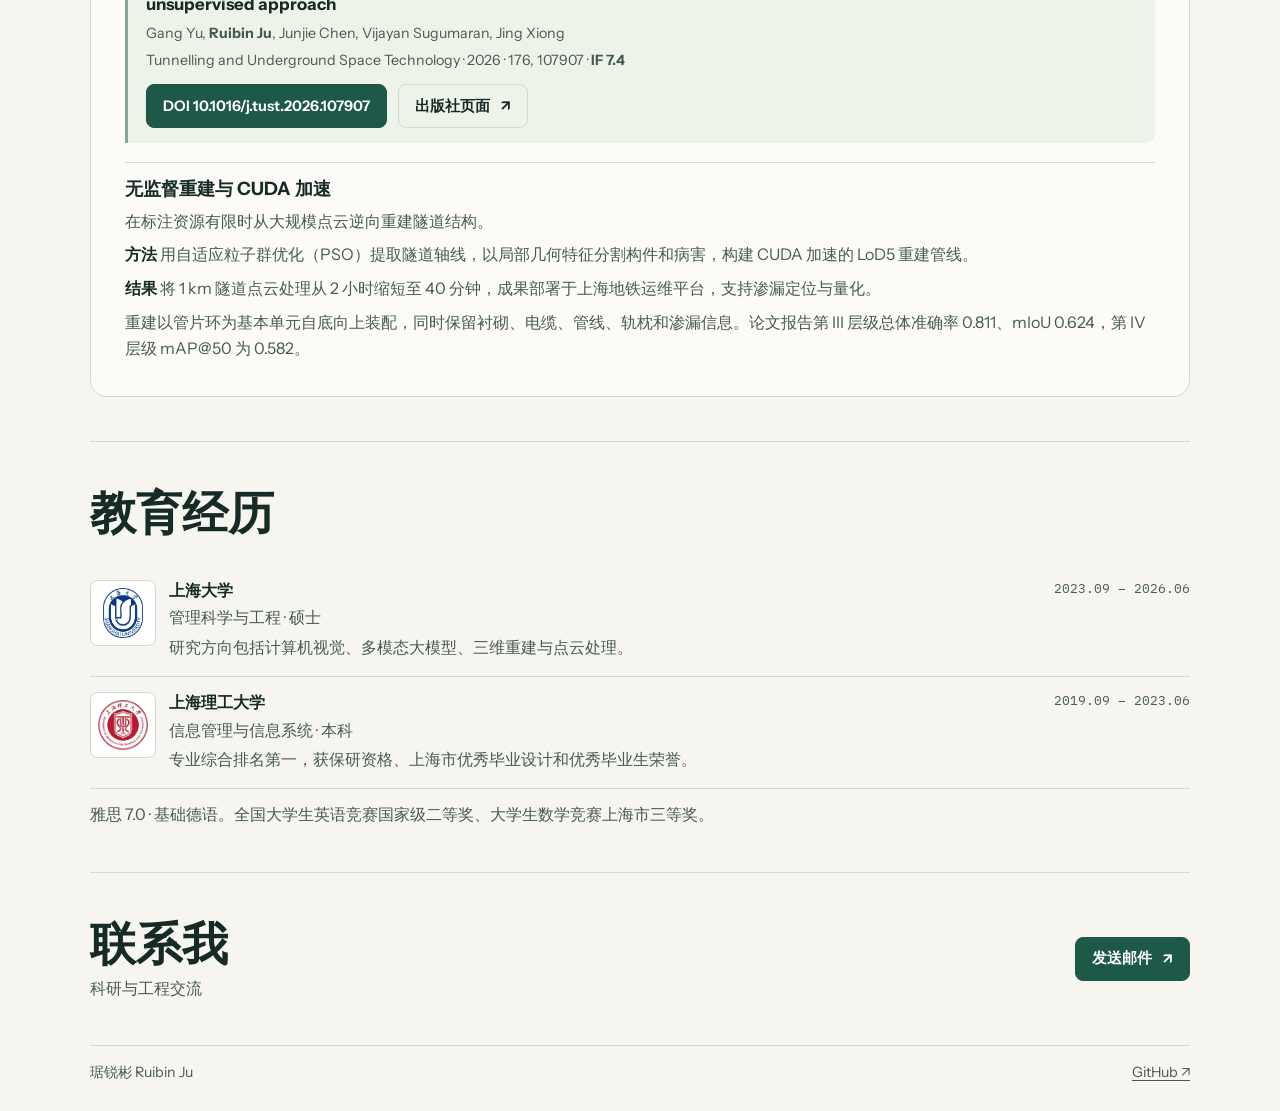
<file: zh/index.html>
<!doctype html>
<html lang="zh-CN">
<head>
  <meta charset="utf-8">
  <meta name="viewport" content="width=device-width, initial-scale=1">
  <title>琚锐彬 · 感知算法与空中机器人</title>
  <meta name="description" content="琚锐彬是小鹏汇天的感知算法工程师，主要从事空中视觉语言导航、实时语义建图和降落感知。">
  <meta property="og:title" content="琚锐彬 · 感知算法与空中机器人">
  <meta property="og:description" content="空中导航、实时语义建图与感知工程项目。">
  <link rel="canonical" href="https://juliusju572.github.io/zh/">
  <link rel="alternate" hreflang="en" href="https://juliusju572.github.io/">
  <link rel="alternate" hreflang="zh-CN" href="https://juliusju572.github.io/zh/">
  <link rel="alternate" hreflang="x-default" href="https://juliusju572.github.io/">
  <link rel="icon" href="../assets/ruibin-ju.jpg" type="image/jpeg">
  <link rel="preconnect" href="https://fonts.googleapis.com">
  <link rel="preconnect" href="https://fonts.gstatic.com" crossorigin>
  <link href="https://fonts.googleapis.com/css2?family=Instrument+Sans:wght@400;500;600;700&family=IBM+Plex+Mono:wght@400;500&display=swap" rel="stylesheet">
  <link rel="stylesheet" href="../style.css">
</head>
<body>
  <a class="skip" href="#main">跳到正文</a>
  <header class="site-header shell">
    <a class="wordmark" href="./">琚锐彬</a>
    <div class="header-controls">
      <nav class="main-nav" aria-label="主导航">
        <a href="#work">项目</a>
        <a href="#experience">经历</a>
        <a href="#contact">联系</a>
      </nav>
      <nav class="language-nav" aria-label="语言">
        <a href="../" lang="en" hreflang="en">EN</a>
        <a href="./" lang="zh-CN" aria-current="page">中文</a>
      </nav>
    </div>
  </header>
  <main id="main" class="shell">
    <section class="intro" aria-labelledby="name">
      <div>
        <p class="eyebrow">感知算法工程师 · 上海</p>
        <h1 id="name">琚锐彬 <span lang="en">Ruibin Ju</span></h1>
        <p class="intro-text">我在<strong>小鹏汇天（小鹏集团）</strong>从事空中视觉语言导航、实时语义建图及降落感知。</p>
        <div class="links">
          <a class="button primary" href="#work">查看项目 <span aria-hidden="true">↓</span></a>
          <a class="button" href="https://github.com/JuliusJu572">GitHub <span aria-hidden="true">↗</span></a>
        </div>
      </div>
      <figure class="portrait">
        <img src="../assets/ruibin-ju.jpg" width="600" height="840" alt="琚锐彬的证件照" fetchpriority="high">
      </figure>
    </section>


    <section id="work" class="section" aria-labelledby="work-title">
      <div class="section-heading"><div class="brand-line"><h2 id="work-title">小鹏汇天</h2><div class="brand-set"><span class="organization-logo dark aridge"><img src="../assets/logos/aridge.png" alt="小鹏汇天 ARIDGE" width="120" height="48" loading="lazy"></span><span class="organization-logo dark xpeng"><img src="../assets/logos/xpeng.png" alt="小鹏汽车 XPENG" width="120" height="48" loading="lazy"></span></div></div><p>感知算法工程师 · 2026.07 至今</p></div>
      <nav class="project-index" aria-label="项目索引"><a href="#xfly">X-Fly</a><a href="#bev">实时 3D BEV</a><a href="#landing">降落标志</a><a href="#internships">实习经历</a><a href="#research">科研经历</a><a href="#education">教育经历</a></nav>
      <article id="xfly" class="featured">
        <div class="featured-content">
          <p class="eyebrow">空中视觉语言导航 · 第一作者 · 2027 CVPR 已投稿</p><h3>X-Fly</h3><p>一次执行完整动作块可以摊薄推理开销，也会让策略遇到训练示范很少覆盖的状态。X-Fly 让模型学会偏航后的回轨控制，以及抵达目标时何时停止。</p>
          <dl class="metrics"><div><dt>已见场景成功率</dt><dd>74.18%</dd></div><div><dt>未见场景成功率</dt><dd>51.73%</dd></div><div><dt>单航点摊销推理耗时</dt><dd>42 ms</dd></div></dl>
          <div class="links">
            <a class="button primary" href="https://juliusju572.github.io/x-fly/zh/">项目与演示 <span aria-hidden="true">↗</span></a>
            <a class="button" href="https://arxiv.org/abs/2610.21450v2">阅读预印本 <span aria-hidden="true">↗</span></a>
          </div>
        </div>
        <figure class="rollout">
          <img src="../assets/x-fly-skyline.jpg" width="992" height="261" alt="X-Fly 仿真飞行的专家和预测视角与俯视轨迹" loading="lazy">
          <figcaption>OpenFly 仿真案例中的专家与预测轨迹。</figcaption>
        </figure>
        <div class="project-body"><p>冻结的 Qwen3.5-4B 通过慢路处理指令和历史关键帧，快路编码当前帧。DiT 每次生成 8 步连续控制，独立 STOP 头判断是否停止。</p>
          <p>用多域行为克隆初始化策略，Recovery DAgger 在策略实际到达的决策点补标平滑回轨动作，并在首次进入目标区域时补标 STOP。Flow-GRPO 利用同一任务的多次闭环结果联合优化控制与停止决策。</p>
          <p>在 OpenFly 上，执行 8 步控制的策略将已见 / 未见场景成功率从行为克隆基线的 16.45% / 18.43% 提升至 74.18% / 51.73%。相比逐步推理，单航点摊销推理耗时从 195 ms 降到 42 ms。已见测试集中，Recovery DAgger 使到点未停的失败比例从 47.78% 降到 0%，Flow-GRPO 使过早停止率从 21.21% 降到 9.34%。</p></div>
      </article>
      <article id="bev" class="featured featured-bev">
        <div class="featured-content">
          <p class="eyebrow">在线建图 · 约束规划 · 飞行控制</p><h3>语义与深度增强的 3D BEV 飞行规划</h3><p>从机载相机构建包含高度信息的实时地图，把自然语言指令转换成航线搜索和飞控可以使用的约束。</p>
        </div>
        <figure class="rollout demo">
          <video controls playsinline preload="none" poster="../assets/bev-demo-poster.jpg" width="1600" height="900" aria-label="播放 BEV 仿真视频">
            <source src="../assets/bev-demo.mp4" type="video/mp4">
            <a href="../assets/bev-demo.mp4">单独打开视频</a>
          </video>
          <figcaption>原始拍摄画面 · UE + FCU 仿真。左侧为前视与下视图像，中间为在线 BEV，右侧为航线的俯视显示。 <a href="../assets/bev-demo.mp4">单独打开视频 ↗</a></figcaption>
        </figure>
        <div class="project-body"><figure class="pipeline"><figcaption>示意图 · 从相机与指令到飞控跟踪</figcaption><ol><li><strong>相机图像与飞控位姿</strong><span>前视、下视和多帧观测</span></li>
          <li><strong>3D BEV 实时地图</strong><span>语义、可见性、地面与障碍高度</span></li>
          <li><strong>约束 A* 航线搜索</strong><span>指令匹配、硬约束与软代价</span></li>
          <li><strong>三维轨迹与飞控</strong><span>高度剖面、平滑与跟踪</span></li></ol></figure><p>搭建 A* 专家航线、仿真渲染采图、VLM 反推指令的数据管线。执行时由 VLM 定位指代地标，解析终点、避让和限制区域、路径偏好、速度及高度带，并与语义地图中的区域匹配。</p>
          <p>以 26 类语义分割和米制绝对深度联合监督，对 Qwen3.5 视觉骨干做 LoRA 微调，合并权重后供 VLM 与 BEV 共享。巡航数据上，深度准确率（δ &lt; 1.25）从 71.99% 升至 88.61%，AbsRel 从 0.1739 降至 0.1137，分割 mIoU 从 28.61% 升至 30.81%。冻结增强骨干重训预测头，深度准确率仍达 88.68%。</p>
          <p>结合前视、下视多帧图像与飞控位姿，在多个高度上做几何投影，以 1 Hz 更新世界坐标下的 5 m 网格，记录可见性、语义概率、地面高程和障碍顶高。训练时利用数字表面模型（DSM）与语义网格做光线求交，为可见格在线生成监督。</p>
          <p>将高于飞行高度的障碍及避让或限飞区设为硬约束，把沿路等偏好设为软代价。用 A* 在包含高度约束的代价场上搜索代价最小的水平路径，配合高度剖面、圆弧平滑和限加加速度的 S 曲线生成三维飞控跟踪轨迹。UE + FCU 仿真闭环任务成功率达 72%。</p><p>飞控跟踪以 S 曲线限制加速度与加加速度，并通过高度剖面把平面路径转换为三维轨迹。遇到航线受阻、偏航或地图观测更新时触发重规划。</p></div>
      </article>
      <div id="landing" class="experience-group standalone"><article class="case-study"><h3>降落标志检测与量化部署</h3><p>强化检测模型在难例中的鲁棒性，并为目标硬件选择兼容量化方案。</p>
          <p><strong>方法</strong> 补充特定场景样本，缓解对圆形轮廓的过拟合。按目标尺寸和到图像中心的距离分桶评估三档量化感知训练（QAT）方案。</p>
          <p><strong>结果</strong> 出于 XPU 兼容性选用 W10A10。在 2,789 张验证图上，置信度阈值为 0.6 时 Precision 为 98.46%、Recall 为 99.24%，mAP50–95 为 86.35%。对比方案 W16A16 的 mAP50–95 为 87.01%。</p></article></div>
    </section>

    <section id="experience" class="section history" aria-labelledby="experience-title">
      <h2 id="experience-title">实习经历</h2>
      <div id="internships" class="experience-list"><article class="experience-group"><header><div class="organization-heading"><span class="organization-logo "><img src="../assets/logos/51world.png" alt="51WORLD" width="120" height="48" loading="lazy"></span><div><h3>51WORLD</h3><p>算法实习生 · SimOne 4.x / 世界模型</p></div></div><span class="date">2026.02 – 2026.05</span></header><div class="case-grid"><article class="case-study"><h4>长视频异常检测</h4>
          <p>在单目驾驶视频中检测长尾异常事件并定位起止时间。</p>
          <p><strong>方法</strong> 基于 LangGraph 实现多智能体分层路由。复杂事件触发视频切分和动态抽帧工具，补足长时上下文后定位时间范围。</p>
          <p><strong>结果</strong> 在 Qwen3.5-Gemini-Distilled 上，异常事件 Recall 为 92.7%、F1 为 87.3%、时间区间 IoU 为 94.8%。</p>
          <p>简单片段走较短的分析路径，复杂或长持续时间事件触发切片与按需抽帧。把事件类别判断和起止时间定位衔接起来，使长视频案例能定位到具体片段。</p></article>
<article class="case-study"><h4>动态语义点云与实例分割</h4>
          <p>为动态交通场景中的对象建立可查询的结构化表示。</p>
          <p><strong>方法</strong> 融合 4D Gaussian Splatting、点云和 SAM 3.1 分割结果，为场景中的高斯体赋予语义类别与实例 ID。</p>
          <p><strong>结果</strong> 生成可用于下游交通场景分析的语义化场景表示。</p>
          <p>输出同时保留类别与实例身份，可在动态场景中区分同类别的不同车辆或对象，并以结构化标签供场景分析使用。</p></article>
<article class="case-study"><h4>多模态对比学习与场景理解</h4>
          <p>识别光照、道路和天气等细粒度场景属性。</p>
          <p><strong>方法</strong> 以 X-CLIP 图文特征为基础，用多头 MLP 做对比学习，将图像与细粒度描述对齐。</p>
          <p><strong>结果</strong> 光照环境、道路类型及天气分类精确率超过 90%。</p>
          <p>多头投影在共享的图文特征空间中保留不同维度的判别信息，使道路结构、光照和天气等属性能够分别对齐到文本描述。</p></article>
<article class="case-study"><h4>自动驾驶场景生成</h4>
          <p>生成可控的自动驾驶场景风格变体。</p>
          <p><strong>方法</strong> 部署 Cosmos Transfer 2.5（2B）世界模型，联合提示词和控制信号引导画面转换。</p>
          <p><strong>结果</strong> 实现可控的驾驶场景风格转换。</p>
          <p>提示词负责指定目标视觉风格，控制信号约束场景结构，使风格转换可以服务于不同的仿真驾驶条件。</p></article></div></article>
<article class="experience-group"><header><div class="organization-heading"><span class="organization-logo "><img src="../assets/logos/zeekr.png" alt="极氪 Zeekr" width="120" height="48" loading="lazy"></span><div><h3>千里智驾（极氪）</h3><p>感知 AI 算法实习生</p></div></div><span class="date">2026.01 – 2026.02</span></header><div class="case-grid case-grid-single"><article class="case-study"><h4>自动驾驶数据挖掘</h4>
          <p>从海量自动驾驶 Clip 中检出高动态长尾片段。</p>
          <p><strong>方法</strong> 构建多线程规则挖掘工具链。第一阶段通过多维指标关联定位异常片段，第二阶段依据自车与周围车辆的相对运动规则对候选事件分类。</p>
          <p><strong>结果</strong> 支持急刹、超车和汇入分类，并自动生成带关键帧和 GIF 预览的片段，供后续筛选与复核。</p></article></div></article>
<article class="experience-group"><header><div class="organization-heading"><span class="organization-logo "><img src="../assets/logos/shanghai-airport.png" alt="上海机场 AVINEX" width="120" height="48" loading="lazy"></span><div><h3>上海机场人工智能实验室</h3><p>算法实习生</p></div></div><span class="date">2025.03 – 2026.01</span></header><div class="case-grid"><article class="case-study"><h4>机场人群聚集告警</h4>
          <p>从实时视频中识别登机口人员聚集。</p>
          <p><strong>方法</strong> 设计 IIM 人群密度估计方案，通过热力图聚集与区域计数双重触发告警，并参与昇腾 NPU 迁移。</p>
          <p><strong>结果</strong> 方案运行于上海两大机场多个登机口。</p>
          <p>热力图用来定位局部聚集，区域计数提供独立的告警条件。告警链路对接登机口实时摄像头，并在昇腾环境中适配推理。</p></article>
<article class="case-study"><h4>同镜多目标追踪</h4>
          <p>在边缘设备算力限制下保持目标身份连续性。</p>
          <p><strong>方法</strong> 对比 DeepSORT、ByteTrack、TrackTrack 和 NvDCF，以 ONNX Runtime 优化边缘推理，并消融检测器、特征提取器与关联策略。</p>
          <p><strong>结果</strong> 减少 ID 切换，IDF1 超过 80%。</p>
          <p>通过组合消融分别衡量检测器、外观特征和关联策略的影响，在边缘设备预算下优先改进对身份连续性贡献最大的环节。</p></article>
<article class="case-study"><h4>同济设计院街景立面分析</h4>
          <p>量化街景视觉指标，并根据行业规范生成改造建议。</p>
          <p><strong>方法</strong> 结合 Qwen-VL 场景理解与 SAM2、DeepLabV3+ 像素分割，用像素统计和 HSV 聚类量化绿视率与建筑主色调。LightRAG 通过图索引检索相关规范。</p>
          <p><strong>结果</strong> 使用 vLLM、Docker 和 Celery + Redis 搭建分布式异步处理流程。</p>
          <p>将像素测量和规范检索拆开，使改造建议能够同时关联绿视率、建筑主色调等量化结果与适用规范条款。</p></article></div></article>
</div>
    </section>
    <section id="research" class="section" aria-labelledby="research-title">
      <h2 id="research-title">科研经历</h2>
      <div class="experience-list"><article class="experience-group"><header><div><h3>多智能体协同多模态巡检</h3><p>RESS · SCI 中科院一区 · 共同第一作者 · 2025.02 – 2025.03</p></div></header><div class="publication">
            <p class="publication-title">Lightweight multimodal LLM-empowered dual-agent collaboration for reliable defect detection and maintenance recommendation in tunnel infrastructure</p>
            <p class="publication-authors">Gang Yu, <strong>Ruibin Ju</strong>, Vijayan Sugumaran, Haizhu Liu</p>
            <p class="publication-meta">Reliability Engineering &amp; System Safety · 2026 · 268, 111973 · <strong>IF 12.98</strong></p>
            <div class="links"><a class="button primary" href="https://doi.org/10.1016/j.ress.2025.111973">DOI 10.1016/j.ress.2025.111973</a><a class="button" href="https://www.sciencedirect.com/science/article/pii/S0951832025011731">出版社页面 <span aria-hidden="true">↗</span></a></div>
          </div><article class="case-study"><h4>视觉感知与规范推理</h4>
          <p>让隧道病害巡检结论可追溯。</p>
          <p><strong>方法</strong> 构建包含 8,928 张图像的数据集，分别用视觉智能体描述病害、逻辑智能体执行规范推理。通过 Unsloth 和 4-bit QLoRA 完成微调。</p>
          <p><strong>结果</strong> 模型可在消费级 RTX 4050 上实时推理。</p>
          <p>视觉智能体采用微调后的 Qwen2.5-VL-7B。维护智能体用 LightRAG 建立条款级知识图谱，通过向量与图混合检索，将病害描述关联到适用规范。论文报告 ROUGE-1 为 0.8342，ROUGE-2 为 0.7389，BLEU 为 0.68，语义相似度为 0.9830。</p></article></article>
<article class="experience-group"><header><div><h3>基础设施点云逆向重建</h3><p>TUST · SCI 中科院一区 · 共同第一作者 · 已见刊 · 2023.12 – 2024.12</p></div></header><div class="publication">
            <p class="publication-title">Generating a defect-enriched geometric digital twin for tunnel operation and maintenance using a bottom-up unsupervised approach</p>
            <p class="publication-authors">Gang Yu, <strong>Ruibin Ju</strong>, Junjie Chen, Vijayan Sugumaran, Jing Xiong</p>
            <p class="publication-meta">Tunnelling and Underground Space Technology · 2026 · 176, 107907 · <strong>IF 7.4</strong></p>
            <div class="links"><a class="button primary" href="https://doi.org/10.1016/j.tust.2026.107907">DOI 10.1016/j.tust.2026.107907</a><a class="button" href="https://www.sciencedirect.com/science/article/pii/S0886779826004657">出版社页面 <span aria-hidden="true">↗</span></a></div>
          </div><article class="case-study"><h4>无监督重建与 CUDA 加速</h4>
          <p>在标注资源有限时从大规模点云逆向重建隧道结构。</p>
          <p><strong>方法</strong> 用自适应粒子群优化（PSO）提取隧道轴线，以局部几何特征分割构件和病害，构建 CUDA 加速的 LoD5 重建管线。</p>
          <p><strong>结果</strong> 将 1 km 隧道点云处理从 2 小时缩短至 40 分钟，成果部署于上海地铁运维平台，支持渗漏定位与量化。</p>
          <p>重建以管片环为基本单元自底向上装配，同时保留衬砌、电缆、管线、轨枕和渗漏信息。论文报告第 III 层级总体准确率 0.811、mIoU 0.624，第 IV 层级 mAP@50 为 0.582。</p></article></article>
</div>
    </section>
    <section id="education" class="section history" aria-labelledby="education-title">
      <h2 id="education-title">教育经历</h2>
      <ul class="timeline"><li><div class="education-heading"><span class="organization-logo school"><img src="../assets/logos/shanghai-university.png" alt="上海大学" width="120" height="48" loading="lazy"></span><div><strong>上海大学</strong><span>管理科学与工程 · 硕士</span><p>研究方向包括计算机视觉、多模态大模型、三维重建与点云处理。</p></div></div><span class="date">2023.09 – 2026.06</span></li>
          <li><div class="education-heading"><span class="organization-logo school"><img src="../assets/logos/usst.png" alt="上海理工大学" width="120" height="48" loading="lazy"></span><div><strong>上海理工大学</strong><span>信息管理与信息系统 · 本科</span><p>专业综合排名第一，获保研资格、上海市优秀毕业设计和优秀毕业生荣誉。</p></div></div><span class="date">2019.09 – 2023.06</span></li></ul>
      <p class="prior">雅思 7.0 · 基础德语。全国大学生英语竞赛国家级二等奖、大学生数学竞赛上海市三等奖。</p>
    </section>

    <section id="contact" class="section contact" aria-labelledby="contact-title">
      <div><h2 id="contact-title">联系我</h2><p>科研与工程交流</p></div>
      <a class="button primary" href="mailto:jrb572572@163.com">发送邮件 <span aria-hidden="true">↗</span></a>
    </section>
  </main>
  <footer class="shell footer"><span>琚锐彬 <span lang="en">Ruibin Ju</span></span><a href="https://github.com/JuliusJu572">GitHub <span aria-hidden="true">↗</span></a></footer>
</body>
</html>
</file>
<file: style.css>
:root {
  color-scheme: light;
  --paper: #f7f5ef;
  --ink: #162a26;
  --muted: #465a53;
  --accent: #1d5848;
  --line: #d2d9cf;
  --shell: 1100px;
  font-family: "Instrument Sans", system-ui, sans-serif;
  color: var(--ink);
  background: var(--paper);
  scroll-behavior: smooth;
}

* { box-sizing: border-box; }
body { margin: 0; }
a { color: inherit; text-underline-offset: .22em; }
a:focus-visible { outline: 2px solid #00664c; outline-offset: 5px; }
img { display: block; width: 100%; height: auto; }
figure, p, h1, h2, h3, h4, dl, dd { margin: 0; }
.shell { width: min(calc(100% - 68px), var(--shell)); margin-inline: auto; }
.skip { position: absolute; top: -5rem; left: 1rem; z-index: 2; padding: .8rem; background: white; }
.skip:focus { top: 1rem; }

.site-header { min-height: 84px; display: flex; align-items: center; justify-content: space-between; gap: 1rem; border-bottom: 1px solid var(--line); }
.wordmark { font-size: 1.16rem; font-weight: 700; letter-spacing: -.035em; text-decoration: none; }
.header-controls, .main-nav, .language-nav { display: flex; align-items: center; }
.header-controls, .main-nav { gap: clamp(.8rem, 3vw, 2rem); }
nav a { color: var(--muted); font-size: .94rem; font-weight: 600; text-decoration: none; white-space: nowrap; }
nav a:hover, .footer a:hover { text-decoration: underline; }
.language-nav { gap: 3px; border: 1px solid var(--line); border-radius: 8px; padding: 3px; }
.language-nav a { border-radius: 5px; padding: .3rem .45rem; }
.language-nav [aria-current="page"] { color: white; background: var(--accent); }
:lang(zh-CN) h1, :lang(zh-CN) h2, :lang(zh-CN) h3, :lang(zh-CN) .featured-bev h3 { letter-spacing: 0; }
.intro { display: grid; grid-template-columns: minmax(0, 1fr) minmax(150px, 240px); align-items: center; gap: clamp(2rem, 7vw, 7rem); padding: clamp(3.6rem, 8vw, 7rem) 0 clamp(3.6rem, 7vw, 6rem); }
.eyebrow { color: var(--accent); font-family: "IBM Plex Mono", monospace; font-size: .76rem; font-weight: 500; line-height: 1.5; letter-spacing: .045em; text-transform: uppercase; }
h1 { margin: .55rem 0 1.2rem; font-size: clamp(3.1rem, 9vw, 7.1rem); line-height: .99; letter-spacing: -.071em; }
h1 span { display: block; margin-top: .85rem; font-size: clamp(1.2rem, 2.7vw, 1.85rem); font-weight: 500; letter-spacing: .08em; color: var(--accent); }
.intro-text { max-width: 34rem; color: var(--muted); font-size: clamp(1.08rem, 2.2vw, 1.34rem); line-height: 1.55; }
.portrait { border: 1px solid var(--line); background: #fff; padding: 7px; border-radius: 20px; box-shadow: 12px 12px 0 #e4ebe0; }
.portrait img { border-radius: 13px; aspect-ratio: 5 / 7; object-fit: cover; }
.links { display: flex; flex-wrap: wrap; gap: .7rem; margin-top: 1.35rem; }
.button { display: inline-flex; align-items: center; justify-content: center; gap: .6rem; padding: .64rem 1rem; min-height: 44px; border: 1px solid var(--line); border-radius: 8px; text-decoration: none; font-size: .91rem; font-weight: 650; white-space: nowrap; }
.button:hover { background: #e6eee6; }
.button.primary { color: #fff; background: var(--accent); border-color: var(--accent); }
.button.primary:hover { background: #123f32; }

.section { padding: 2.8rem 0; border-top: 1px solid var(--line); }
h2 { font-size: clamp(1.75rem, 4.2vw, 2.9rem); letter-spacing: -.048em; line-height: 1.12; }
.featured { margin-top: 1.55rem; background: #e8eee4; border: 1px solid #d3ded3; border-radius: 20px; overflow: hidden; }
.featured-content { padding: clamp(1.25rem, 5vw, 2.9rem); }
.featured h3 { margin: .35rem 0 .7rem; font-size: clamp(2.45rem, 6vw, 4rem); line-height: 1; letter-spacing: -.055em; }
.featured-content > p:not(.eyebrow) { max-width: 43rem; color: var(--muted); line-height: 1.62; }
.metrics { display: grid; grid-template-columns: repeat(3, 1fr); gap: 1rem; margin: 1.55rem 0 0; max-width: 37rem; }
.metrics div { border-top: 1px solid #becbc0; padding-top: .6rem; display: flex; flex-direction: column-reverse; gap: .25rem; }
.metrics dt { color: var(--muted); font-size: .79rem; }
.metrics dd { font-size: clamp(1.38rem, 3.4vw, 2.2rem); font-weight: 700; letter-spacing: -.045em; }
.rollout { margin: 0 clamp(1.25rem, 5vw, 2.9rem) clamp(1.25rem, 5vw, 2.2rem); }
.rollout img { border-radius: 10px; }
figcaption { color: var(--muted); font-size: .81rem; line-height: 1.5; margin-top: .6rem; }
.section-heading p { color: var(--muted); margin-top: .65rem; }
.brand-line, .brand-set { display: flex; flex-wrap: wrap; align-items: center; gap: .55rem .9rem; }
.brand-line { justify-content: space-between; }
.brand-set { gap: .45rem; }
.organization-logo {
  flex: none;
  display: grid;
  place-items: center;
  width: 102px;
  height: 44px;
  padding: 7px 9px;
  border: 1px solid var(--line);
  border-radius: 8px;
  background: #fff;
}
.organization-logo img { width: 100%; height: 100%; min-height: 0; object-fit: contain; }
.organization-logo.dark { background: #162a26; border-color: #162a26; }
.organization-logo.aridge { width: 106px; }
.organization-logo.xpeng { width: 55px; }
.organization-logo.school { width: 66px; height: 66px; padding: 7px; }
.organization-heading { display: flex; align-items: center; gap: .8rem; min-width: 0; }
.project-index { display: flex; flex-wrap: wrap; gap: .45rem; margin-top: 1rem; }
.project-index a { border: 1px solid var(--line); border-radius: 7px; padding: .4rem .65rem; }
.project-index a:hover { background: #e6eee6; }
.featured-bev { background: #eef0e9; }
.featured-bev h3 { letter-spacing: -.035em; font-size: clamp(1.75rem, 4.6vw, 3.25rem); line-height: 1.14; }
.demo video { display: block; width: 100%; height: auto; aspect-ratio: 16 / 9; background: #162a26; border-radius: 10px; }
.demo figcaption a { display: inline-block; }
.project-body { border-top: 1px solid var(--line); display: grid; gap: .85rem; padding: clamp(1.25rem, 5vw, 2.9rem); }
.project-body > p { max-width: 78ch; line-height: 1.72; color: var(--muted); }
.pipeline { border-radius: 12px; padding: 1.15rem; background: #f9faf6; border: 1px solid var(--line); margin-bottom: .3rem; }
.pipeline figcaption { margin-top: 0; margin-bottom: .75rem; font-weight: 700; color: var(--accent); }
.pipeline ol { list-style: none; display: grid; grid-template-columns: repeat(4, minmax(0, 1fr)); padding: 0; margin: 0; gap: 1.05rem; }
.pipeline li { display: grid; align-content: start; gap: .35rem; position: relative; min-width: 0; padding: .8rem; border-radius: 8px; background: #e6eee4; }
.pipeline li:nth-child(even) { background: #eceee3; }
.pipeline li:not(:last-child)::after { content: "→"; position: absolute; inset-inline-end: -.94rem; top: .74rem; color: var(--accent); }
.pipeline span { color: var(--muted); font-size: .82rem; line-height: 1.45; }
.experience-list { display: grid; gap: 1.15rem; margin-top: 1.5rem; }
.experience-group { background: #fcfbf7; border: 1px solid var(--line); padding: clamp(1.2rem, 4vw, 2.15rem); border-radius: 16px; }
.standalone { margin-top: 1.15rem; }
.experience-group header { display: flex; align-items: baseline; justify-content: space-between; gap: .5rem 1.35rem; margin-bottom: 1rem; flex-wrap: wrap; }
.experience-group h3 { font-size: clamp(1.3rem, 2.8vw, 1.9rem); line-height: 1.2; }
.experience-group header p { color: var(--muted); margin-top: .4rem; }
.date { font-family: "IBM Plex Mono", monospace; color: var(--accent); font-size: .8rem; white-space: nowrap; align-self: start; }
.case-grid { display: grid; grid-template-columns: repeat(2, minmax(0, 1fr)); gap: 1.2rem 2rem; }
.case-grid-single { grid-template-columns: minmax(0, 1fr); }
.publication { display: grid; gap: .38rem; margin: 0 0 1.2rem; padding: .95rem 1.1rem; border-left: 3px solid #7eaa98; background: #eef3e9; border-radius: 0 10px 10px 0; }
.publication-title { font-size: 1.05rem; font-weight: 700; line-height: 1.4; }
.publication-authors, .publication-meta { color: var(--muted); font-size: .89rem; line-height: 1.5; }
.publication .links { margin-top: .42rem; }
.publication .button { white-space: normal; overflow-wrap: anywhere; min-width: 0; text-align: center; }
.case-study { border-top: 1px solid var(--line); padding-top: .85rem; min-width: 0; overflow-wrap: anywhere; }
.standalone .case-study { border: 0; padding: 0; }
.case-study h4 { font-size: 1.15rem; line-height: 1.25; }
.case-study p { margin-top: .48rem; line-height: 1.63; color: var(--muted); }
.case-study strong { color: var(--ink); }
.timeline p { color: var(--muted); line-height: 1.6; }
.timeline { list-style: none; padding: 0; margin: 1.6rem 0 .8rem; }
.timeline li { display: flex; justify-content: space-between; gap: 1rem; padding: .95rem 0; border-bottom: 1px solid var(--line); }
.timeline li div { display: grid; gap: .35rem; }
.timeline li .education-heading { grid-template-columns: auto minmax(0, 1fr); align-items: start; gap: .8rem; }
.timeline span, .prior, .contact p, .footer { color: var(--muted); }
.timeline time { font-family: "IBM Plex Mono", monospace; color: var(--accent); font-size: .78rem; flex-shrink: 0; }
.prior { line-height: 1.6; max-width: 42rem; }
.contact { display: flex; align-items: center; justify-content: space-between; gap: 1rem; }
.contact p { margin-top: .5rem; }
.footer { border-top: 1px solid var(--line); display: flex; justify-content: space-between; gap: 1rem; padding: 1.1rem 0 1.8rem; font-size: .89rem; }

@media (max-width: 640px) {
  .shell { width: calc(100% - 36px); }
  .site-header { min-height: 66px; }
  .header-controls, .main-nav { gap: .65rem; }
  nav a { font-size: .82rem; }
  .intro { gap: 1rem; grid-template-columns: minmax(0, 1fr) minmax(85px, 110px); padding-top: 2.8rem; padding-bottom: 2.8rem; align-items: start; }
  .intro h1 { font-size: clamp(2.25rem, 8vw, 3.1rem); }
  .intro .eyebrow { font-size: .63rem; }
  .intro-text { font-size: .97rem; }
  .portrait { padding: 4px; border-radius: 12px; box-shadow: 5px 5px 0 #e4ebe0; }
  .portrait img { border-radius: 8px; }
  .case-grid { grid-template-columns: 1fr; }
  .organization-heading { gap: .6rem; }
  .organization-heading .organization-logo { width: 84px; height: 40px; }
  .pipeline ol { grid-template-columns: 1fr; gap: .95rem; }
  .pipeline li:not(:last-child)::after { content: "↓"; top: auto; bottom: -1rem; inset-inline-end: auto; left: .8rem; }
  .section { padding: 2rem 0; }
  .timeline li { flex-direction: column; gap: .48rem; }
}
@media (max-width: 500px) {
  .site-header { flex-wrap: wrap; justify-content: space-between; gap: .6rem 1rem; padding-block: .75rem; }
  .header-controls { display: contents; }
  .main-nav { order: 1; flex-basis: 100%; gap: 1.2rem; }
}
@media (max-width: 370px) {
  .intro { grid-template-columns: 1fr; }
  .portrait { width: 106px; grid-row: 1; }
  .contact { align-items: flex-start; flex-direction: column; }
}
@media (prefers-reduced-motion: reduce) {
  :root { scroll-behavior: auto; }
}
</file>
